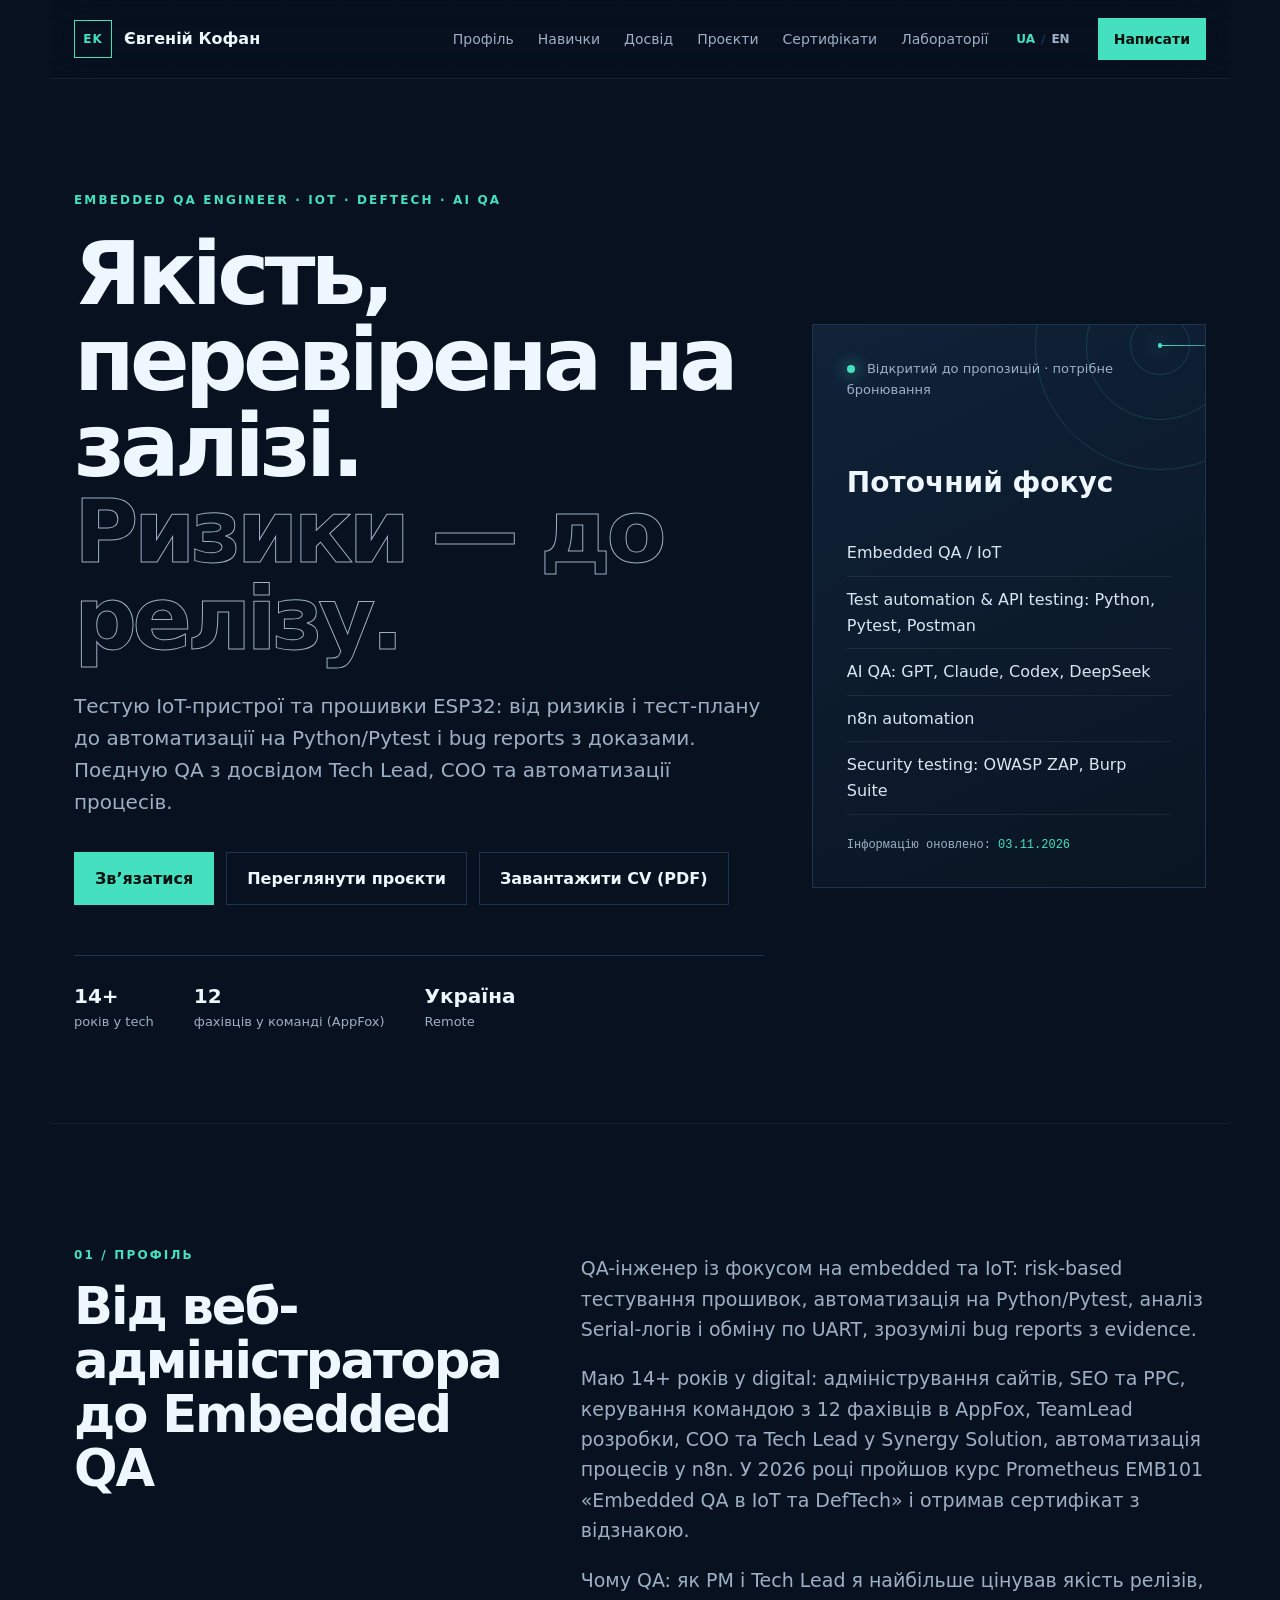
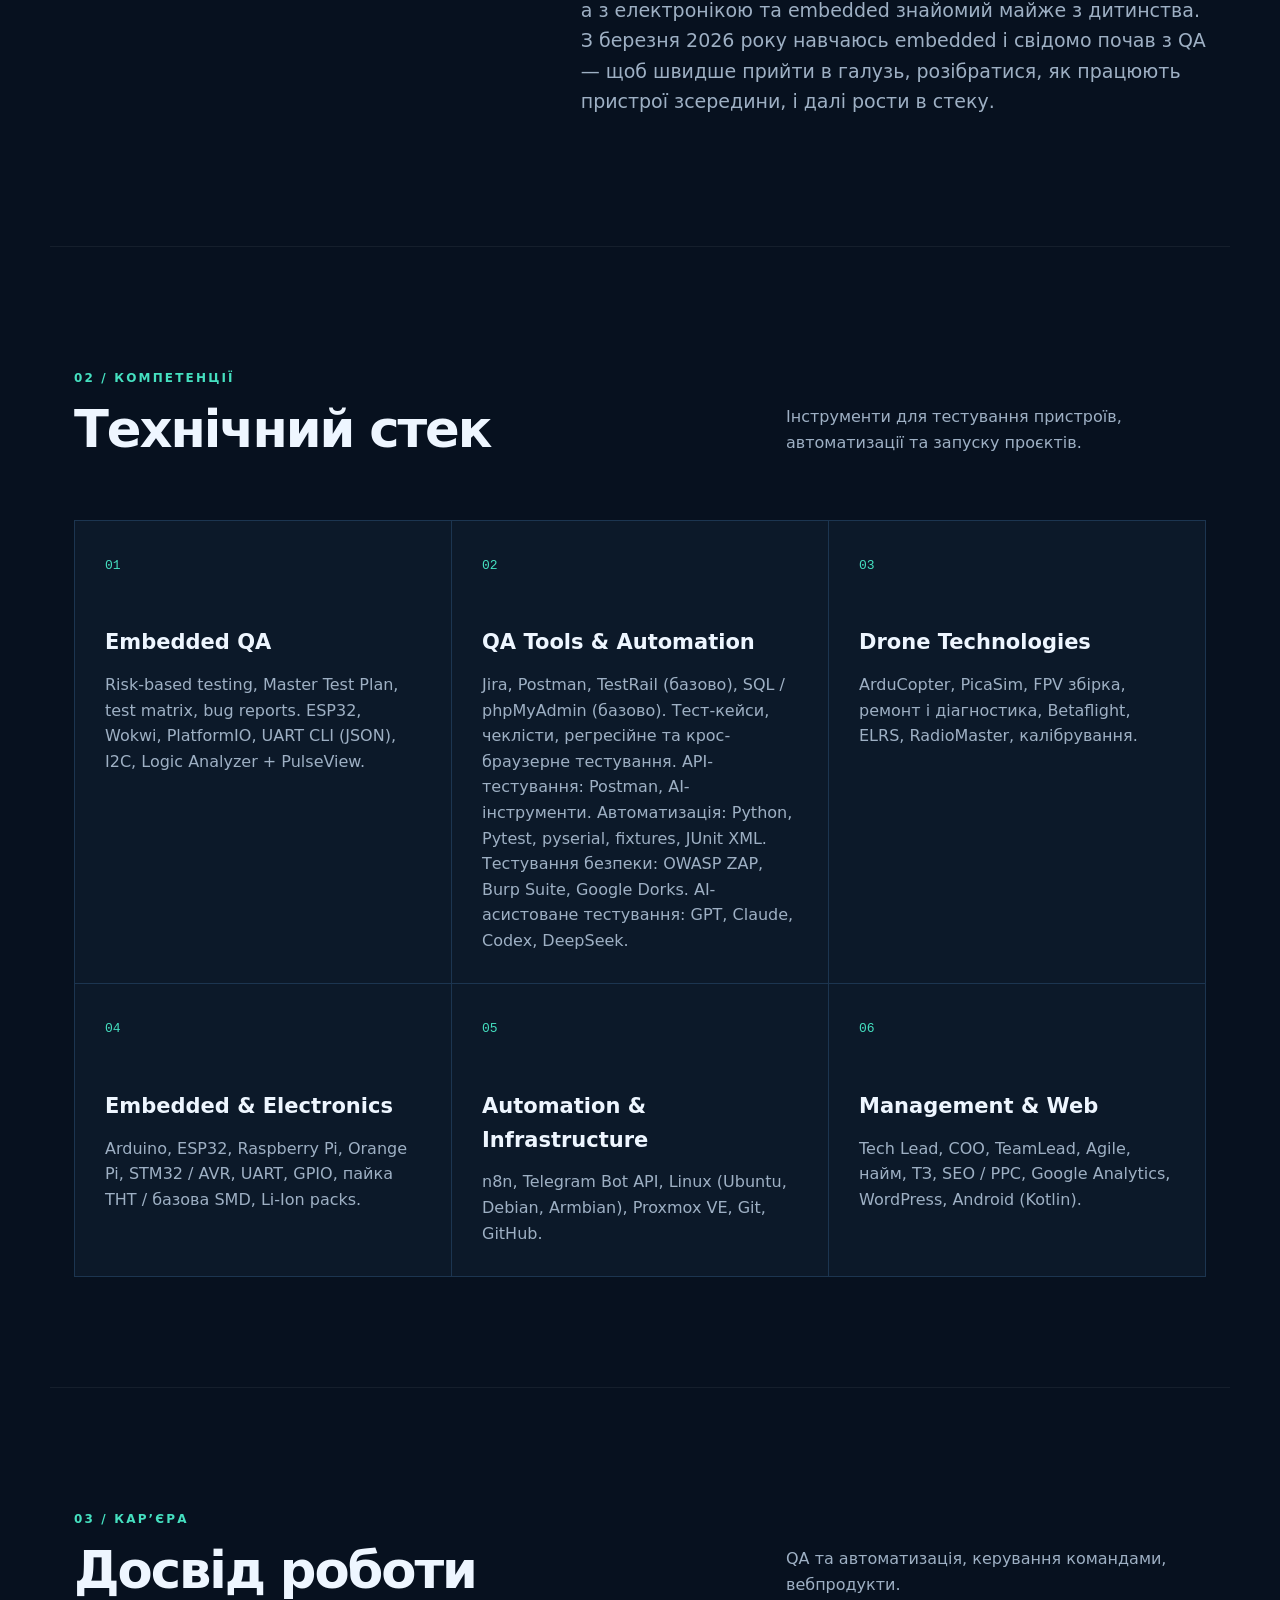
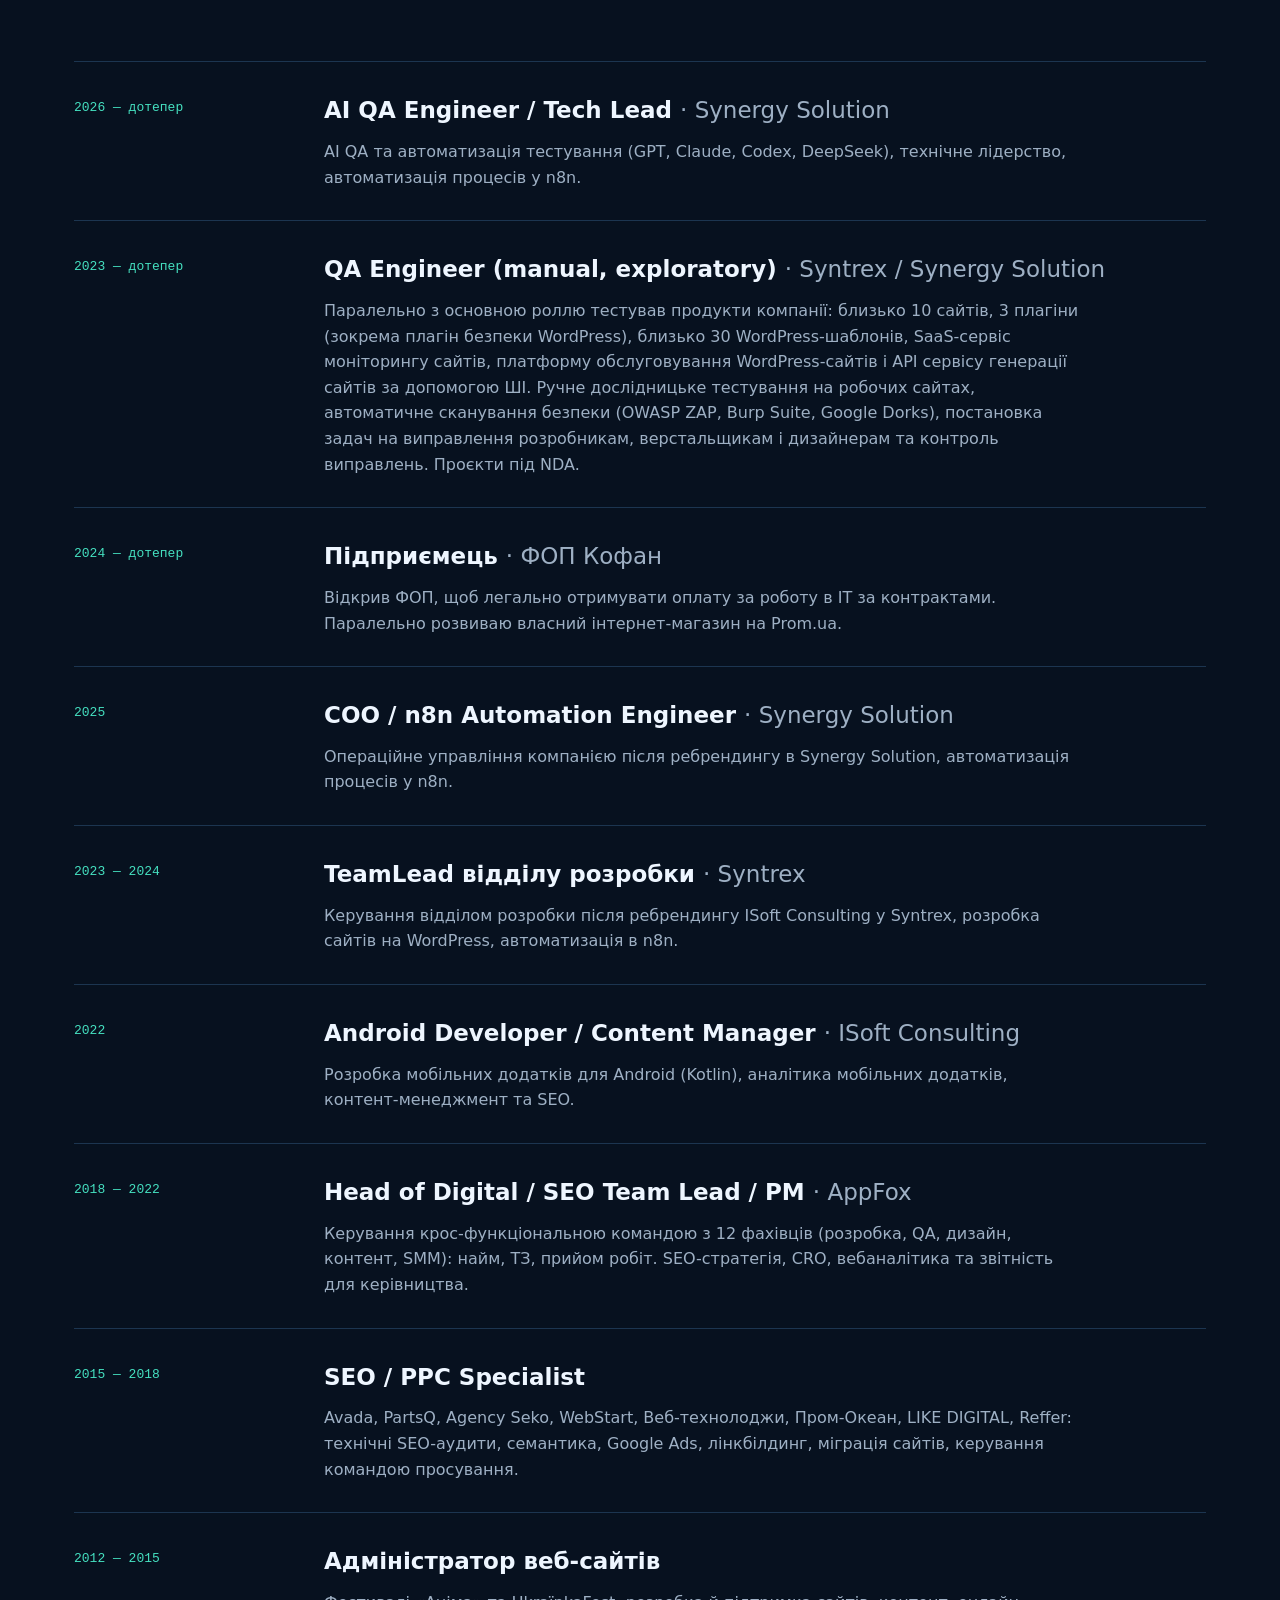
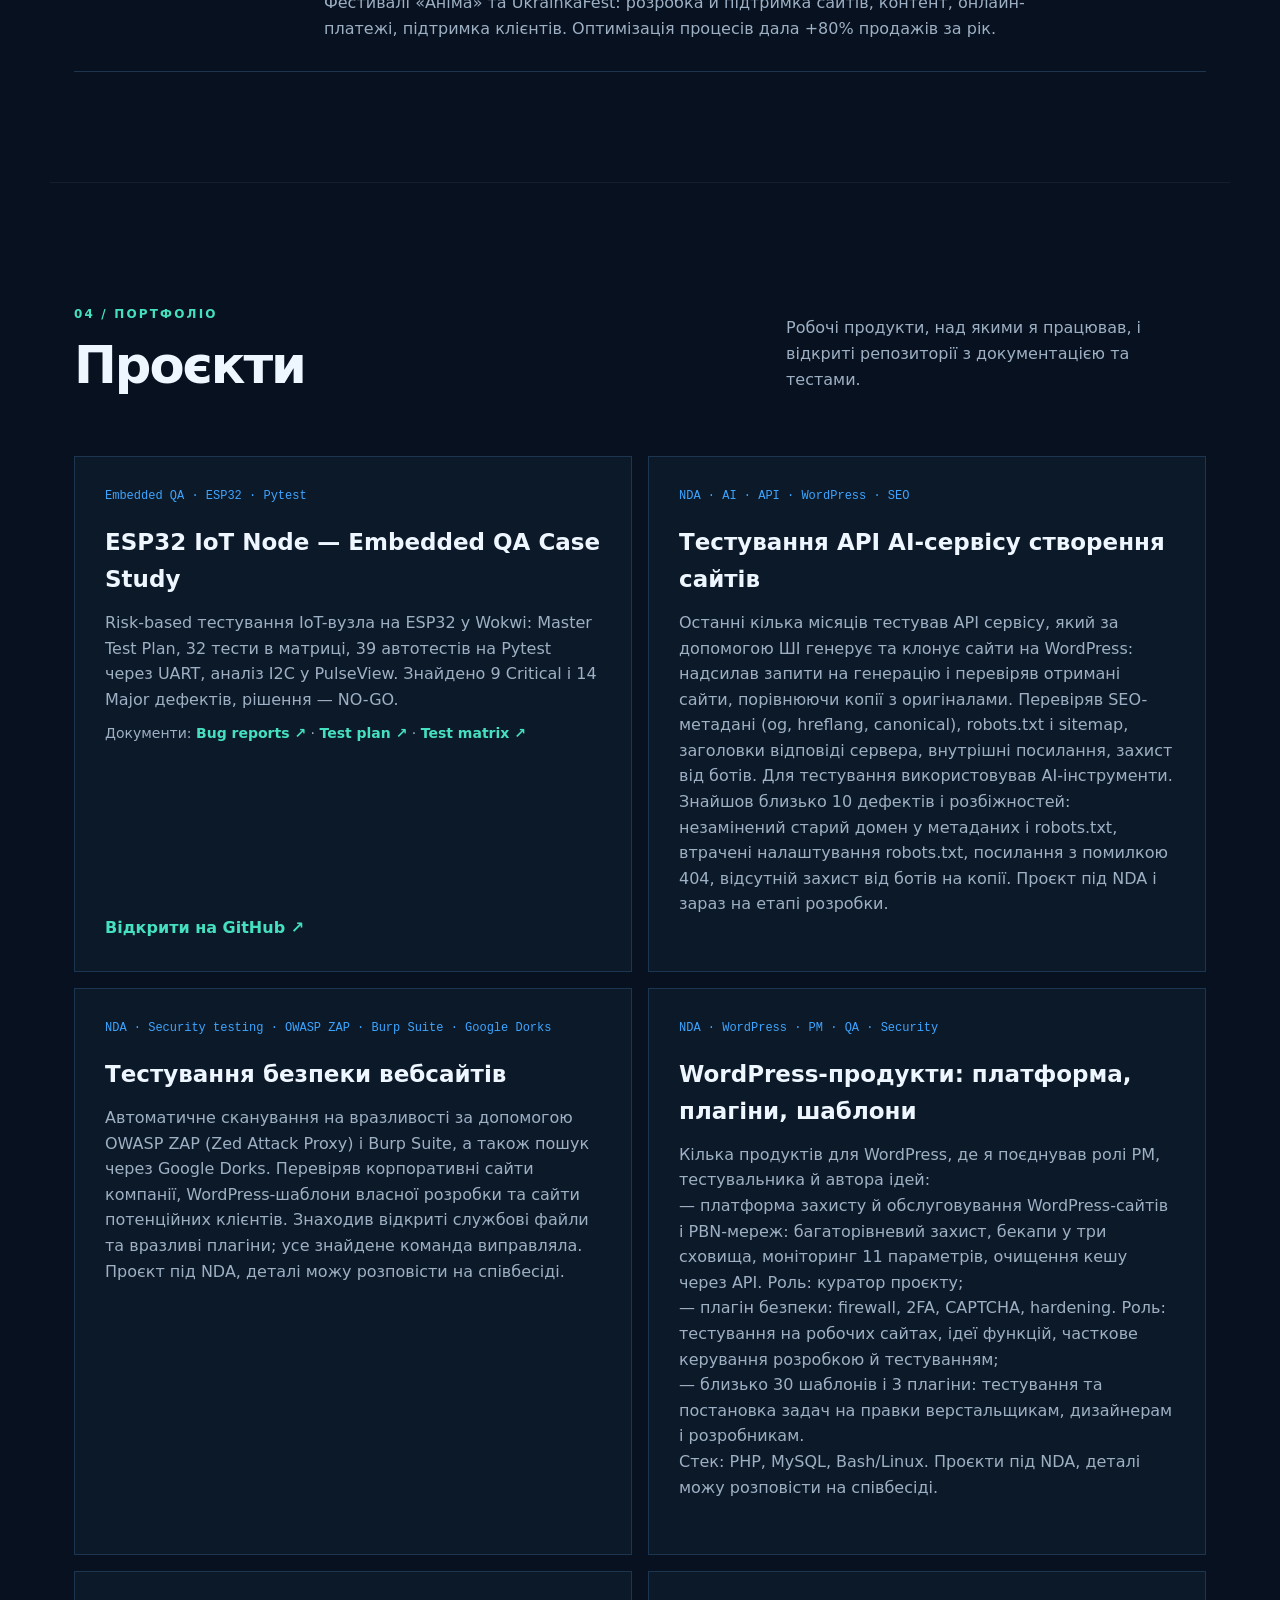
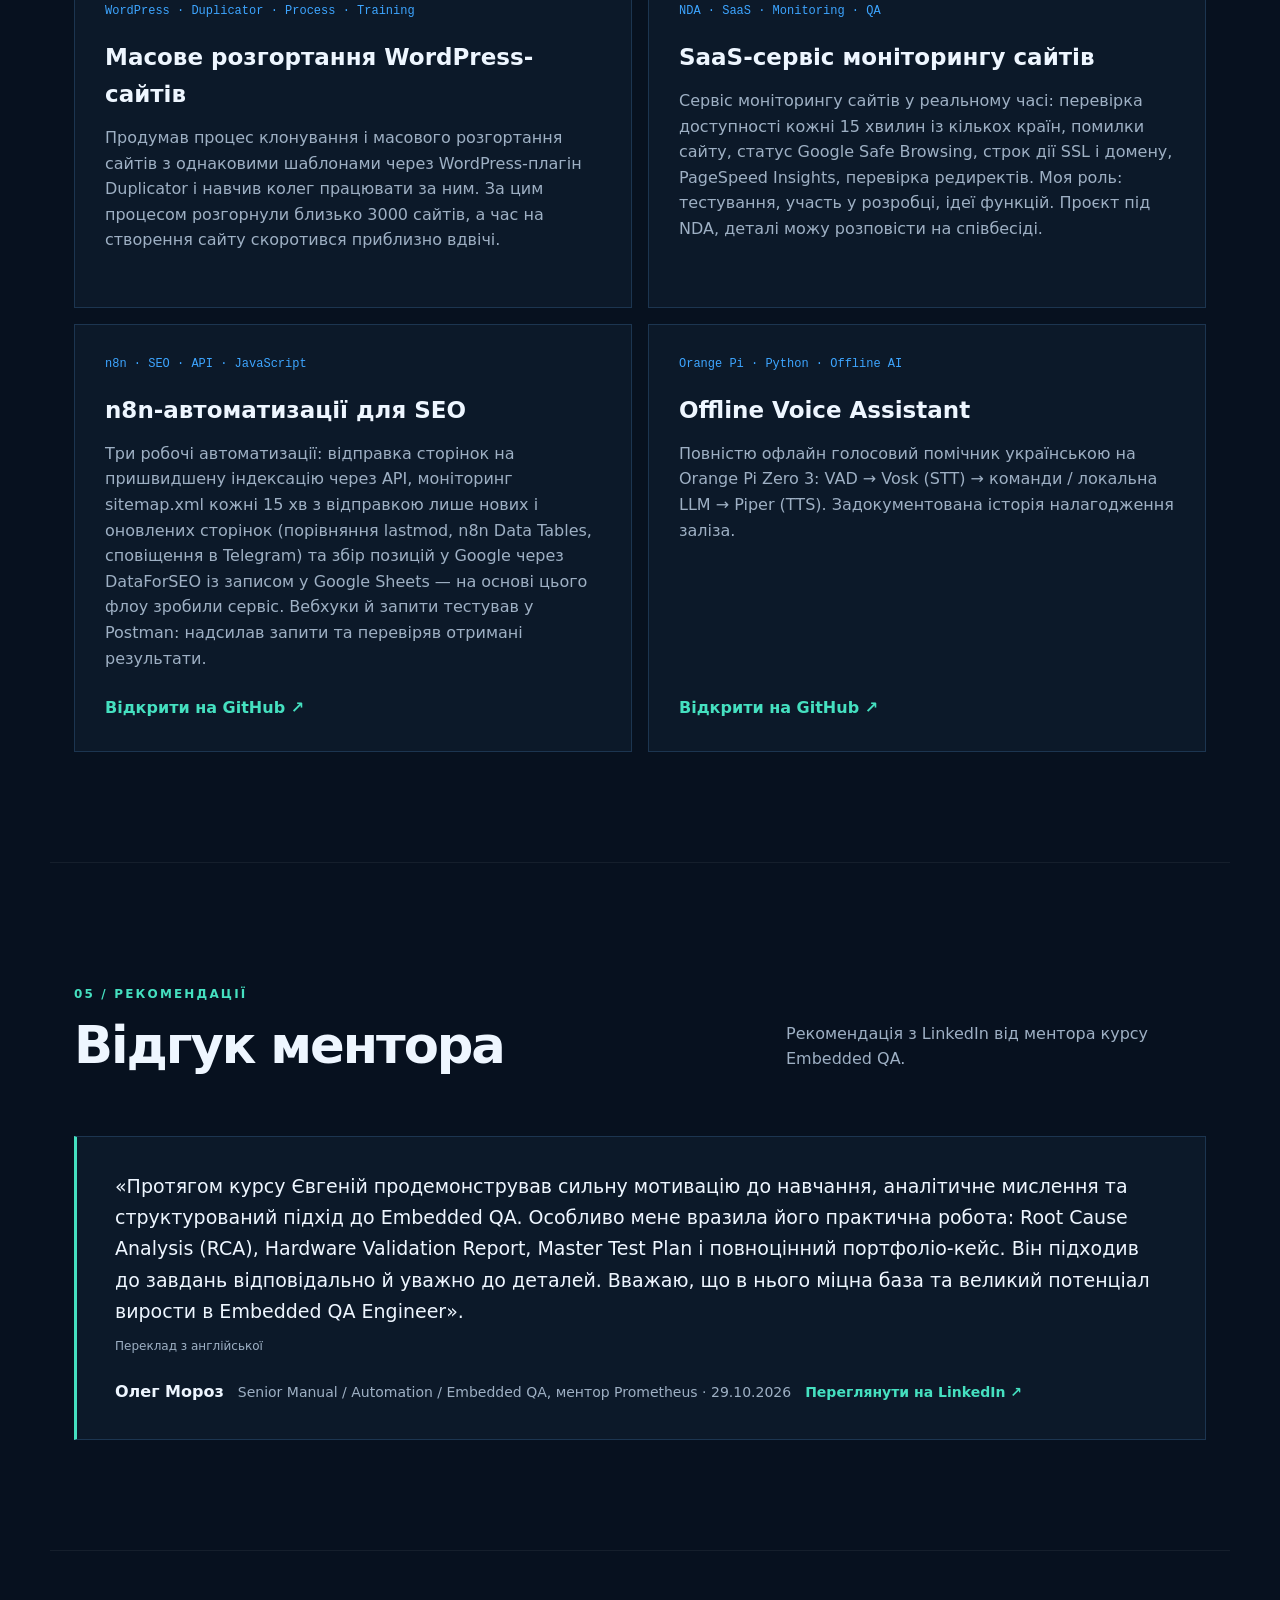
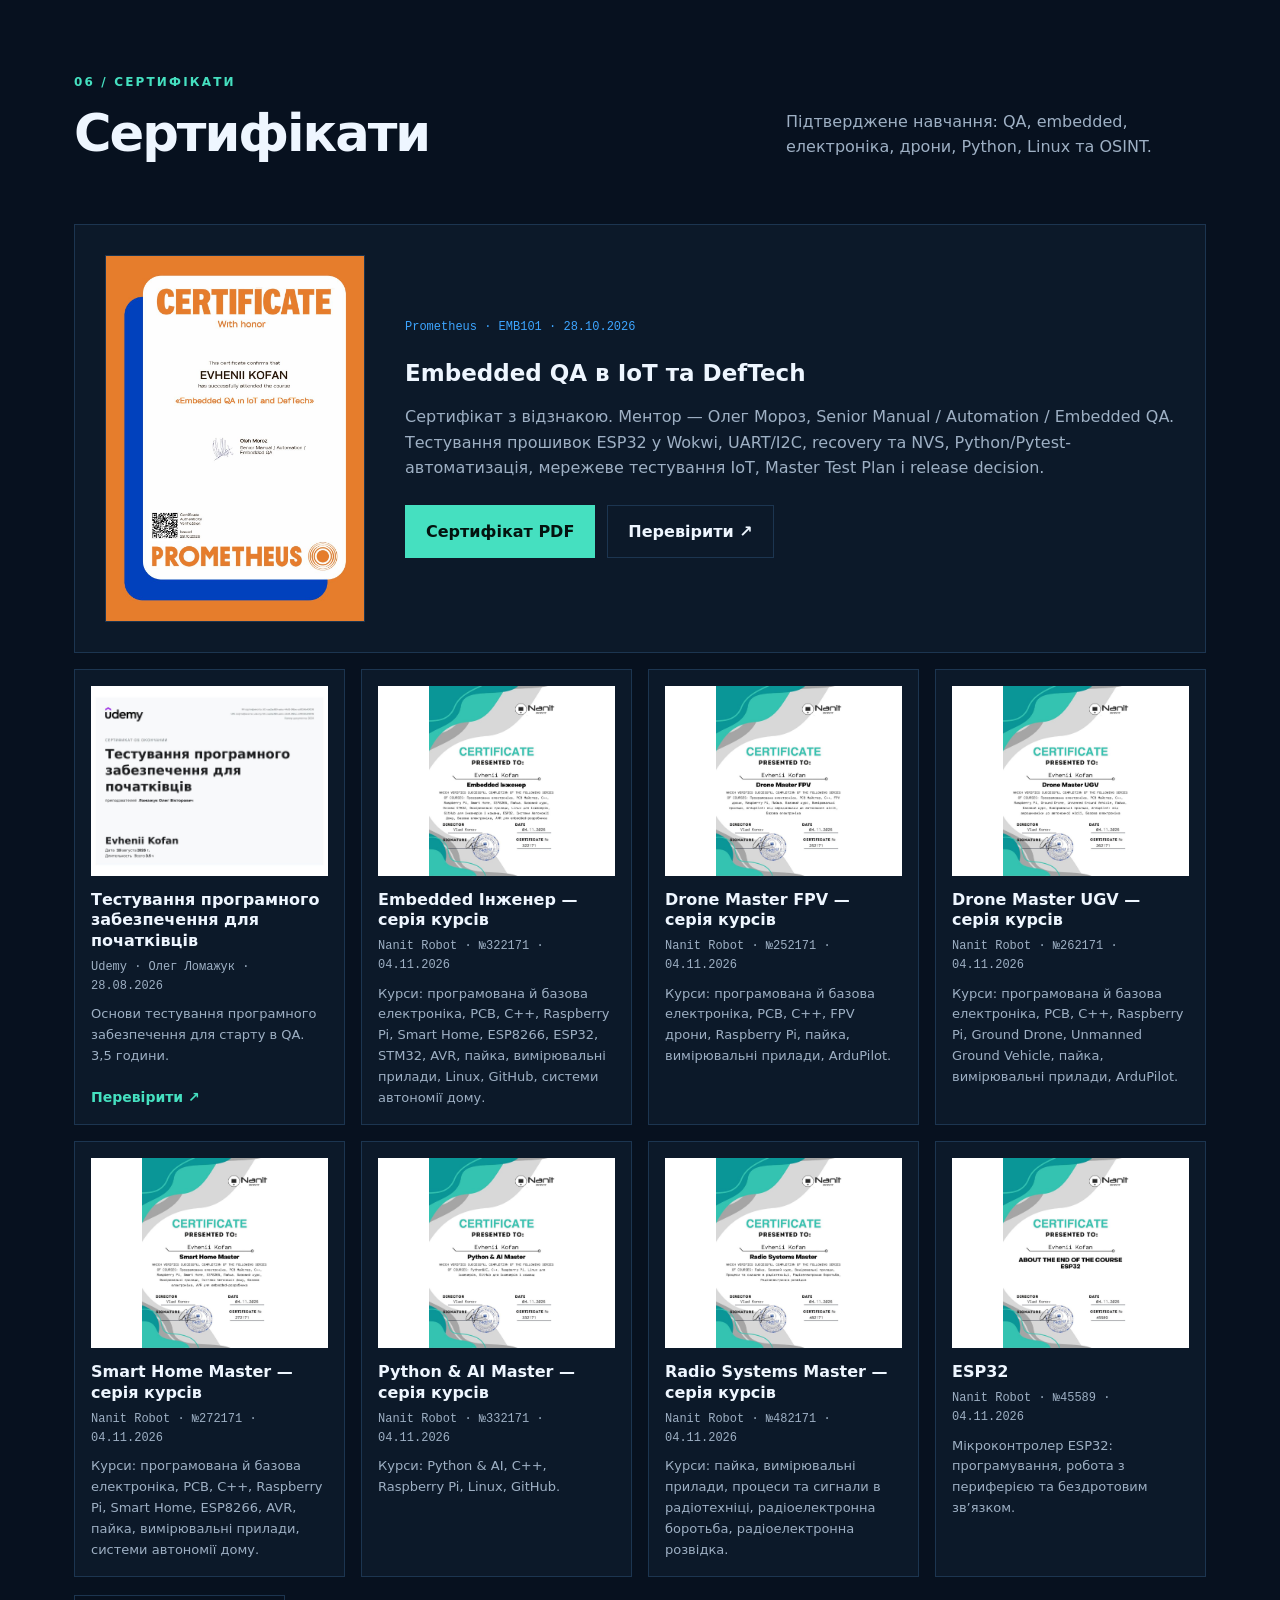
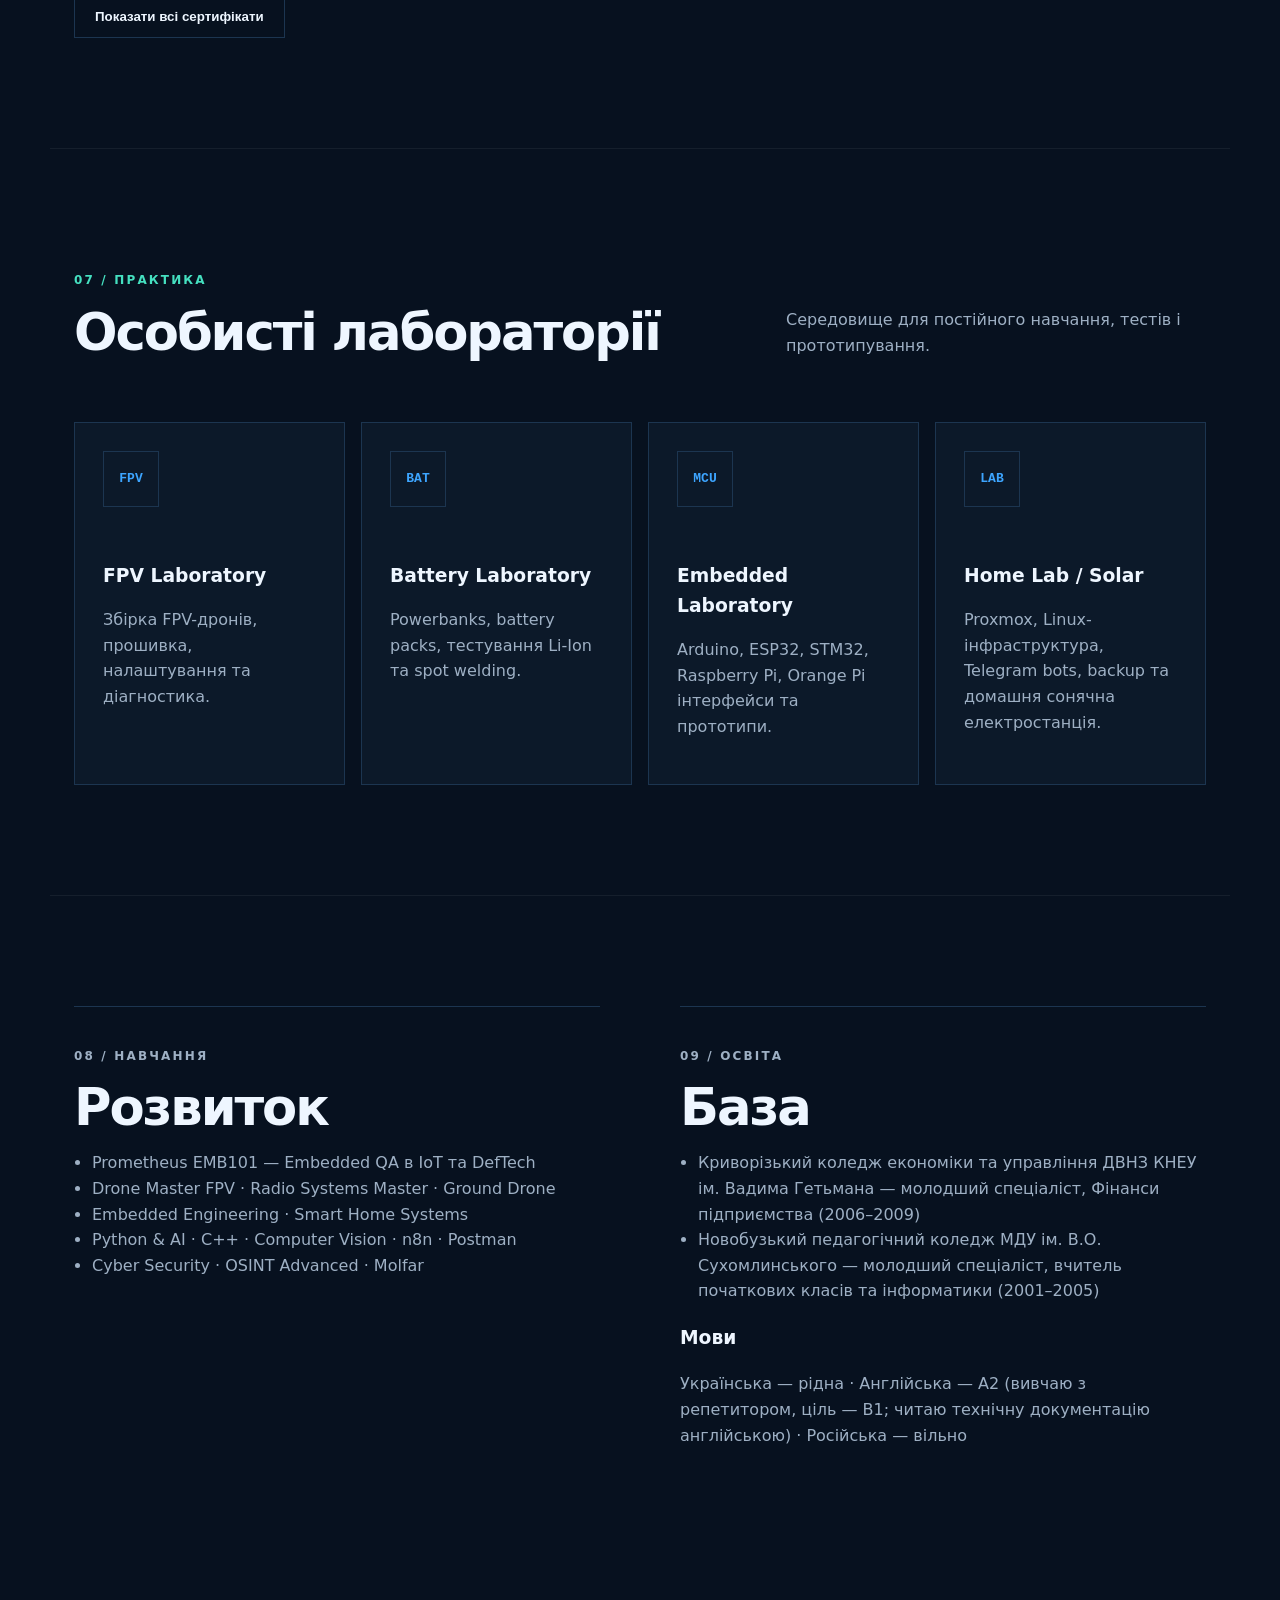
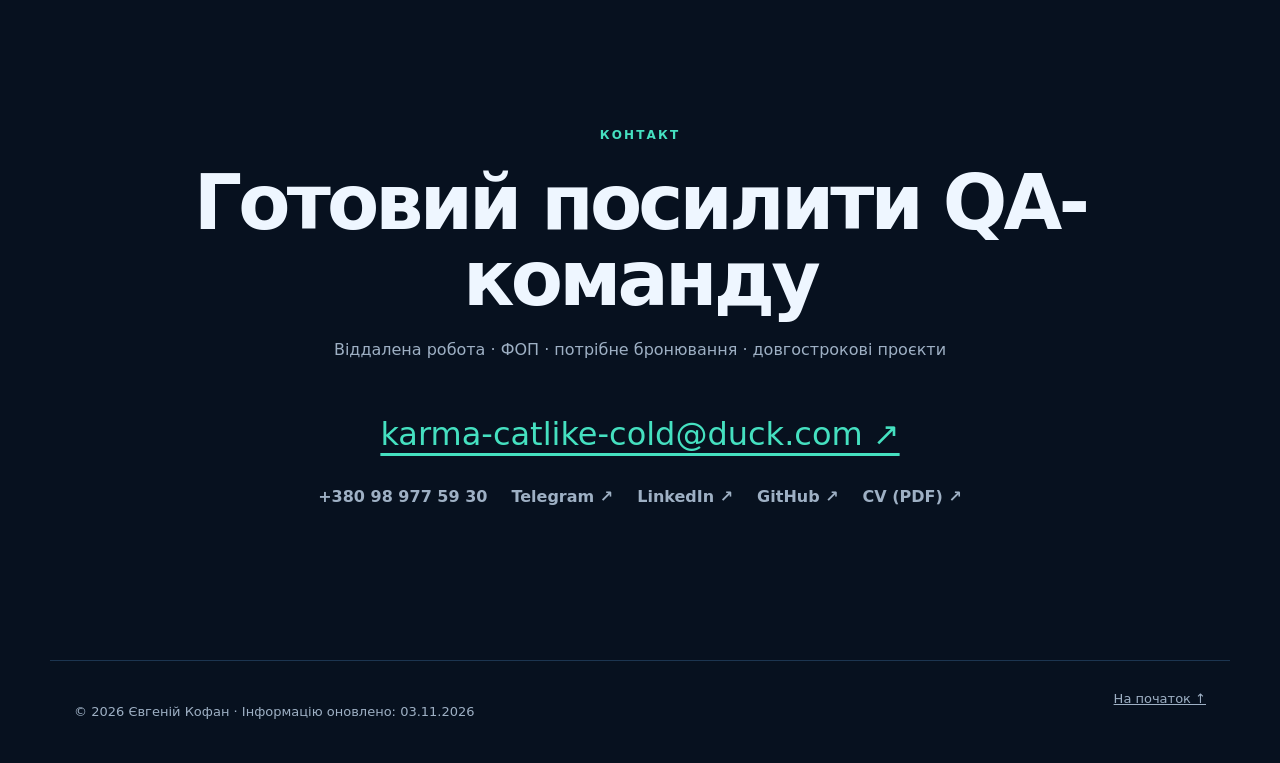
<file: index.html>
<!doctype html>
<html lang="uk"><head>
  <meta charset="utf-8">
  <meta name="robots" content="noindex, nofollow, noarchive, noimageindex, noai, noimageai">
  <meta name="viewport" content="width=device-width, initial-scale=1">
  <meta name="description" content="Євгеній Кофан — Embedded QA Engineer: тестування IoT-пристроїв і прошивок ESP32, автоматизація на Python/Pytest, AI QA.">
  <meta name="theme-color" content="#07111f">
  <title>Євгеній Кофан — Embedded QA Engineer</title>
  <link rel="stylesheet" href="styles.css">
</head>
<body>
  <div class="grid-bg" aria-hidden="true"></div>
  <header class="site-header">
    <a class="brand" href="#top" aria-label="На початок сторінки"><span>EK</span><strong data-i18n="brand.name">Євгеній Кофан</strong></a>
    <nav class="nav" aria-label="Основна навігація">
      <a href="#about" data-i18n="nav.profile">Профіль</a><a href="#skills" data-i18n="nav.skills">Навички</a><a href="#experience" data-i18n="nav.experience">Досвід</a><a href="#projects" data-i18n="nav.projects">Проєкти</a><a href="#certificates" data-i18n="nav.certificates">Сертифікати</a><a href="#labs" data-i18n="nav.labs">Лабораторії</a>
    </nav>
    <div class="language-switch" role="group" aria-label="Перемикач мови">
      <button type="button" data-lang="uk" class="active" aria-pressed="true">UA</button>
      <span aria-hidden="true">/</span>
      <button type="button" data-lang="en" aria-pressed="false">EN</button>
    </div>
    <a class="button button-small" href="#contact" data-contact="email" data-email="bW9jLmtjdWRAZGxvYy1la2lsdGFjLWFtcmFr" data-i18n="header.cta">Написати</a>
  </header>

  <main id="top"><section class="hero section-shell">
      <div class="hero-copy reveal">
        <p class="eyebrow" data-i18n="hero.eyebrow">Embedded QA Engineer · IoT · DefTech · AI QA</p>
        <h1 data-i18n="hero.title">Якість, перевірена на залізі.<br/><span>Ризики — до релізу.</span></h1>
        <p class="lead" data-i18n="hero.lead">Тестую IoT-пристрої та прошивки ESP32: від ризиків і тест-плану до автоматизації на Python/Pytest і bug reports з доказами. Поєдную QA з досвідом Tech Lead, COO та автоматизації процесів.</p>
        <div class="hero-actions">
          <a class="button" href="#contact" data-contact="email" data-email="bW9jLmtjdWRAZGxvYy1la2lsdGFjLWFtcmFr" data-i18n="hero.cta1">Зв’язатися</a>
          <a class="button button-ghost" href="#projects" data-i18n="hero.cta2">Переглянути проєкти</a>
          <a class="button button-ghost" href="cv/Evhenii-Kofan-CV-UA.pdf" target="_blank" rel="noopener" data-i18n="cv.button" data-i18n-href="cv.file">Завантажити CV (PDF)</a>
        </div>
        <div class="quick-facts" aria-label="Короткі відомості">
          <div><strong data-i18n="facts.1.value">14+</strong><span data-i18n="facts.1.label">років у tech</span></div>
          <div><strong data-i18n="facts.2.value">12</strong><span data-i18n="facts.2.label">фахівців у команді (AppFox)</span></div>
          <div><strong data-i18n="facts.3.value">Україна</strong><span data-i18n="facts.3.label">Remote</span></div>
        </div>
      </div>
      <aside class="hero-panel reveal">
        <div class="radar" aria-hidden="true"><span></span><span></span><span></span><i></i></div>
        <p class="status"><span></span> <em class="status-text" data-i18n="hero.status">Відкритий до пропозицій · потрібне бронювання</em></p>
        <h2 data-i18n="hero.focusTitle">Поточний фокус</h2>
        <ul class="focus-list"><li data-item="focus-1" data-i18n="focus-1.text">Embedded QA / IoT</li><li data-item="focus-2" data-i18n="focus-2.text">Test automation & API testing: Python, Pytest, Postman</li><li data-item="focus-3" data-i18n="focus-3.text">AI QA: GPT, Claude, Codex, DeepSeek</li><li data-item="focus-4" data-i18n="focus-4.text">n8n automation</li><li data-item="focus-6" data-i18n="focus-6.text">Security testing: OWASP ZAP, Burp Suite</li></ul>
        <p class="updated"><span data-i18n="updated.label">Інформацію оновлено</span>: <time data-updated datetime="2026-11-03">03.11.2026</time></p>
      </aside>
    </section><section id="about" class="section section-shell split">
      <div>
        <p class="section-kicker" data-i18n="about.kicker">01 / Профіль</p>
        <h2 data-i18n="about.title">Від веб-адміністратора до Embedded QA</h2>
      </div>
      <div class="prose">
        <p data-i18n="about.p1">QA-інженер із фокусом на embedded та IoT: risk-based тестування прошивок, автоматизація на Python/Pytest, аналіз Serial-логів і обміну по UART, зрозумілі bug reports з evidence.</p>
        <p data-i18n="about.p2">Маю 14+ років у digital: адміністрування сайтів, SEO та PPC, керування командою з 12 фахівців в AppFox, TeamLead розробки, COO та Tech Lead у Synergy Solution, автоматизація процесів у n8n. У 2026 році пройшов курс Prometheus EMB101 «Embedded QA в IoT та DefTech» і отримав сертифікат з відзнакою.</p>
        <p data-i18n="about.p3">Чому QA: як PM і Tech Lead я найбільше цінував якість релізів, а з електронікою та embedded знайомий майже з дитинства. З березня 2026 року навчаюсь embedded і свідомо почав з QA — щоб швидше прийти в галузь, розібратися, як працюють пристрої зсередини, і далі рости в стеку.</p>
      </div>
    </section><section id="skills" class="section section-shell">
      <div class="section-heading"><div><p class="section-kicker" data-i18n="skills.kicker">02 / Компетенції</p><h2 data-i18n="skills.title">Технічний стек</h2></div><p data-i18n="skills.intro">Інструменти для тестування пристроїв, автоматизації та запуску проєктів.</p></div>
      <div class="cards"><article class="skill-card" data-item="skill-1"><span>01</span><h3 data-i18n="skill-1.title">Embedded QA</h3><p data-i18n="skill-1.desc">Risk-based testing, Master Test Plan, test matrix, bug reports. ESP32, Wokwi, PlatformIO, UART CLI (JSON), I2C, Logic Analyzer + PulseView.</p></article><article class="skill-card" data-item="skill-2"><span>02</span><h3 data-i18n="skill-2.title">QA Tools &amp; Automation</h3><p data-i18n="skill-2.desc">Jira, Postman, TestRail (базово), SQL / phpMyAdmin (базово). Тест-кейси, чеклісти, регресійне та крос-браузерне тестування. API-тестування: Postman, AI-інструменти. Автоматизація: Python, Pytest, pyserial, fixtures, JUnit XML. Тестування безпеки: OWASP ZAP, Burp Suite, Google Dorks. AI-асистоване тестування: GPT, Claude, Codex, DeepSeek.</p></article><article class="skill-card" data-item="skill-3"><span>03</span><h3 data-i18n="skill-3.title">Drone Technologies</h3><p data-i18n="skill-3.desc">ArduCopter, PicaSim, FPV збірка, ремонт і діагностика, Betaflight, ELRS, RadioMaster, калібрування.</p></article><article class="skill-card" data-item="skill-4"><span>04</span><h3 data-i18n="skill-4.title">Embedded & Electronics</h3><p data-i18n="skill-4.desc">Arduino, ESP32, Raspberry Pi, Orange Pi, STM32 / AVR, UART, GPIO, пайка THT / базова SMD, Li-Ion packs.</p></article><article class="skill-card" data-item="skill-5"><span>05</span><h3 data-i18n="skill-5.title">Automation & Infrastructure</h3><p data-i18n="skill-5.desc">n8n, Telegram Bot API, Linux (Ubuntu, Debian, Armbian), Proxmox VE, Git, GitHub.</p></article><article class="skill-card" data-item="skill-6"><span>06</span><h3 data-i18n="skill-6.title">Management & Web</h3><p data-i18n="skill-6.desc">Tech Lead, COO, TeamLead, Agile, найм, ТЗ, SEO / PPC, Google Analytics, WordPress, Android (Kotlin).</p></article></div>
    </section><section id="experience" class="section section-shell">
      <div class="section-heading"><div><p class="section-kicker" data-i18n="experience.kicker">03 / Кар’єра</p><h2 data-i18n="experience.title">Досвід роботи</h2></div><p data-i18n="experience.intro">QA та автоматизація, керування командами, вебпродукти.</p></div>
      <div class="timeline"><article data-item="exp-1"><div class="time" data-i18n="exp-1.time">2026 — дотепер</div><div><h3><span class="role" data-i18n="exp-1.role">AI QA Engineer / Tech Lead</span> <span class="company">· <span data-i18n="exp-1.company">Synergy Solution</span></span></h3><p data-i18n="exp-1.desc">AI QA та автоматизація тестування (GPT, Claude, Codex, DeepSeek), технічне лідерство, автоматизація процесів у n8n.</p></div></article><article data-item="exp-qa"><div class="time" data-i18n="exp-qa.time">2023 — дотепер</div><div><h3><span class="role" data-i18n="exp-qa.role">QA Engineer (manual, exploratory)</span> <span class="company">· <span data-i18n="exp-qa.company">Syntrex / Synergy Solution</span></span></h3><p data-i18n="exp-qa.desc">Паралельно з основною роллю тестував продукти компанії: близько 10 сайтів, 3 плагіни (зокрема плагін безпеки WordPress), близько 30 WordPress-шаблонів, SaaS-сервіс моніторингу сайтів, платформу обслуговування WordPress-сайтів і API сервісу генерації сайтів за допомогою ШІ. Ручне дослідницьке тестування на робочих сайтах, автоматичне сканування безпеки (OWASP ZAP, Burp Suite, Google Dorks), постановка задач на виправлення розробникам, верстальщикам і дизайнерам та контроль виправлень. Проєкти під NDA.</p></div></article><article data-item="exp-2"><div class="time" data-i18n="exp-2.time">2024 — дотепер</div><div><h3><span class="role" data-i18n="exp-2.role">Підприємець</span> <span class="company">· <span data-i18n="exp-2.company">ФОП Кофан</span></span></h3><p data-i18n="exp-2.desc">Відкрив ФОП, щоб легально отримувати оплату за роботу в IT за контрактами. Паралельно розвиваю власний інтернет-магазин на Prom.ua.</p></div></article><article data-item="exp-3"><div class="time" data-i18n="exp-3.time">2025</div><div><h3><span class="role" data-i18n="exp-3.role">COO / n8n Automation Engineer</span> <span class="company">· <span data-i18n="exp-3.company">Synergy Solution</span></span></h3><p data-i18n="exp-3.desc">Операційне управління компанією після ребрендингу в Synergy Solution, автоматизація процесів у n8n.</p></div></article><article data-item="exp-4"><div class="time" data-i18n="exp-4.time">2023 — 2024</div><div><h3><span class="role" data-i18n="exp-4.role">TeamLead відділу розробки</span> <span class="company">· <span data-i18n="exp-4.company">Syntrex</span></span></h3><p data-i18n="exp-4.desc">Керування відділом розробки після ребрендингу ISoft Consulting у Syntrex, розробка сайтів на WordPress, автоматизація в n8n.</p></div></article><article data-item="exp-5"><div class="time" data-i18n="exp-5.time">2022</div><div><h3><span class="role" data-i18n="exp-5.role">Android Developer / Content Manager</span> <span class="company">· <span data-i18n="exp-5.company">ISoft Consulting</span></span></h3><p data-i18n="exp-5.desc">Розробка мобільних додатків для Android (Kotlin), аналітика мобільних додатків, контент-менеджмент та SEO.</p></div></article><article data-item="exp-6"><div class="time" data-i18n="exp-6.time">2018 — 2022</div><div><h3><span class="role" data-i18n="exp-6.role">Head of Digital / SEO Team Lead / PM</span> <span class="company">· <span data-i18n="exp-6.company">AppFox</span></span></h3><p data-i18n="exp-6.desc">Керування крос-функціональною командою з 12 фахівців (розробка, QA, дизайн, контент, SMM): найм, ТЗ, прийом робіт. SEO-стратегія, CRO, вебаналітика та звітність для керівництва.</p></div></article><article data-item="exp-7"><div class="time" data-i18n="exp-7.time">2015 — 2018</div><div><h3><span class="role" data-i18n="exp-7.role">SEO / PPC Specialist</span></h3><p data-i18n="exp-7.desc">Avada, PartsQ, Agency Seko, WebStart, Веб-технолоджи, Пром-Океан, LIKE DIGITAL, Reffer: технічні SEO-аудити, семантика, Google Ads, лінкбілдинг, міграція сайтів, керування командою просування.</p></div></article><article data-item="exp-8"><div class="time" data-i18n="exp-8.time">2012 — 2015</div><div><h3><span class="role" data-i18n="exp-8.role">Адміністратор веб-сайтів</span></h3><p data-i18n="exp-8.desc">Фестивалі «Аніма» та UkraїnkaFest: розробка й підтримка сайтів, контент, онлайн-платежі, підтримка клієнтів. Оптимізація процесів дала +80% продажів за рік.</p></div></article></div>
    </section><section id="projects" class="section section-shell">
      <div class="section-heading"><div><p class="section-kicker" data-i18n="projects.kicker">04 / Портфоліо</p><h2 data-i18n="projects.title">Проєкти</h2></div><p data-i18n="projects.intro">Робочі продукти, над якими я працював, і відкриті репозиторії з документацією та тестами.</p></div>
      <div class="project-grid"><article class="project-card" data-item="project-1" data-url="https://github.com/jobsearchdev/Embedded-QA"><p class="project-tag" data-i18n="project-1.tag">Embedded QA · ESP32 · Pytest</p><h3 data-i18n="project-1.title">ESP32 IoT Node — Embedded QA Case Study</h3><p class="project-desc" data-i18n="project-1.desc">Risk-based тестування IoT-вузла на ESP32 у Wokwi: Master Test Plan, 32 тести в матриці, 39 автотестів на Pytest через UART, аналіз I2C у PulseView. Знайдено 9 Critical і 14 Major дефектів, рішення — NO-GO. <span class="doc-links">Документи: <a href="https://github.com/jobsearchdev/Embedded-QA/blob/main/portfolio/BUG_REPORTS.md" target="_blank" rel="noopener">Bug reports ↗</a> · <a href="https://github.com/jobsearchdev/Embedded-QA/blob/main/master_test_plan/MASTER_TEST_PLAN.md" target="_blank" rel="noopener">Test plan ↗</a> · <a href="https://github.com/jobsearchdev/Embedded-QA/blob/main/test_matrix/FINAL_TEST_MATRIX.md" target="_blank" rel="noopener">Test matrix ↗</a></span></p><a class="project-link" href="https://github.com/jobsearchdev/Embedded-QA" target="_blank" rel="noopener" data-i18n="projects.link">Відкрити на GitHub ↗</a></article><article class="project-card" data-item="project-ai-api" data-url=""><p class="project-tag" data-i18n="project-ai-api.tag">NDA · AI · API · WordPress · SEO</p><h3 data-i18n="project-ai-api.title">Тестування API AI-сервісу створення сайтів</h3><p class="project-desc" data-i18n="project-ai-api.desc">Останні кілька місяців тестував API сервісу, який за допомогою ШІ генерує та клонує сайти на WordPress: надсилав запити на генерацію і перевіряв отримані сайти, порівнюючи копії з оригіналами. Перевіряв SEO-метадані (og, hreflang, canonical), robots.txt і sitemap, заголовки відповіді сервера, внутрішні посилання, захист від ботів. Для тестування використовував AI-інструменти. Знайшов близько 10 дефектів і розбіжностей: незамінений старий домен у метаданих і robots.txt, втрачені налаштування robots.txt, посилання з помилкою 404, відсутній захист від ботів на копії. Проєкт під NDA і зараз на етапі розробки.</p></article><article class="project-card" data-item="project-security" data-url=""><p class="project-tag" data-i18n="project-security.tag">NDA · Security testing · OWASP ZAP · Burp Suite · Google Dorks</p><h3 data-i18n="project-security.title">Тестування безпеки вебсайтів</h3><p class="project-desc" data-i18n="project-security.desc">Автоматичне сканування на вразливості за допомогою OWASP ZAP (Zed Attack Proxy) і Burp Suite, а також пошук через Google Dorks. Перевіряв корпоративні сайти компанії, WordPress-шаблони власної розробки та сайти потенційних клієнтів. Знаходив відкриті службові файли та вразливі плагіни; усе знайдене команда виправляла. Проєкт під NDA, деталі можу розповісти на співбесіді.</p></article><article class="project-card" data-item="project-wp-themes" data-url=""><p class="project-tag" data-i18n="project-wp-themes.tag">NDA · WordPress · PM · QA · Security</p><h3 data-i18n="project-wp-themes.title">WordPress-продукти: платформа, плагіни, шаблони</h3><p class="project-desc" data-i18n="project-wp-themes.desc">Кілька продуктів для WordPress, де я поєднував ролі PM, тестувальника й автора ідей:<br>— платформа захисту й обслуговування WordPress-сайтів і PBN-мереж: багаторівневий захист, бекапи у три сховища, моніторинг 11 параметрів, очищення кешу через API. Роль: куратор проєкту;<br>— плагін безпеки: firewall, 2FA, CAPTCHA, hardening. Роль: тестування на робочих сайтах, ідеї функцій, часткове керування розробкою й тестуванням;<br>— близько 30 шаблонів і 3 плагіни: тестування та постановка задач на правки верстальщикам, дизайнерам і розробникам.<br>Стек: PHP, MySQL, Bash/Linux. Проєкти під NDA, деталі можу розповісти на співбесіді.</p></article><article class="project-card" data-item="project-wp-cloning" data-url=""><p class="project-tag" data-i18n="project-wp-cloning.tag">WordPress · Duplicator · Process · Training</p><h3 data-i18n="project-wp-cloning.title">Масове розгортання WordPress-сайтів</h3><p class="project-desc" data-i18n="project-wp-cloning.desc">Продумав процес клонування і масового розгортання сайтів з однаковими шаблонами через WordPress-плагін Duplicator і навчив колег працювати за ним. За цим процесом розгорнули близько 3000 сайтів, а час на створення сайту скоротився приблизно вдвічі.</p></article><article class="project-card" data-item="project-monitoring" data-url=""><p class="project-tag" data-i18n="project-monitoring.tag">NDA · SaaS · Monitoring · QA</p><h3 data-i18n="project-monitoring.title">SaaS-сервіс моніторингу сайтів</h3><p class="project-desc" data-i18n="project-monitoring.desc">Сервіс моніторингу сайтів у реальному часі: перевірка доступності кожні 15 хвилин із кількох країн, помилки сайту, статус Google Safe Browsing, строк дії SSL і домену, PageSpeed Insights, перевірка редиректів. Моя роль: тестування, участь у розробці, ідеї функцій. Проєкт під NDA, деталі можу розповісти на співбесіді.</p></article><article class="project-card" data-item="project-3" data-url="https://github.com/jobsearchdev/n8n-automations"><p class="project-tag" data-i18n="project-3.tag">n8n · SEO · API · JavaScript</p><h3 data-i18n="project-3.title">n8n-автоматизації для SEO</h3><p class="project-desc" data-i18n="project-3.desc">Три робочі автоматизації: відправка сторінок на пришвидшену індексацію через API, моніторинг sitemap.xml кожні 15 хв з відправкою лише нових і оновлених сторінок (порівняння lastmod, n8n Data Tables, сповіщення в Telegram) та збір позицій у Google через DataForSEO із записом у Google Sheets — на основі цього флоу зробили сервіс. Вебхуки й запити тестував у Postman: надсилав запити та перевіряв отримані результати.</p><a class="project-link" href="https://github.com/jobsearchdev/n8n-automations" target="_blank" rel="noopener" data-i18n="projects.link">Відкрити на GitHub ↗</a></article><article class="project-card" data-item="project-2" data-url="https://github.com/jobsearchdev/offline-voice-assistant"><p class="project-tag" data-i18n="project-2.tag">Orange Pi · Python · Offline AI</p><h3 data-i18n="project-2.title">Offline Voice Assistant</h3><p class="project-desc" data-i18n="project-2.desc">Повністю офлайн голосовий помічник українською на Orange Pi Zero 3: VAD → Vosk (STT) → команди / локальна LLM → Piper (TTS). Задокументована історія налагодження заліза.</p><a class="project-link" href="https://github.com/jobsearchdev/offline-voice-assistant" target="_blank" rel="noopener" data-i18n="projects.link">Відкрити на GitHub ↗</a></article></div>
    </section><section id="recommendations" class="section section-shell">
      <div class="section-heading"><div><p class="section-kicker" data-i18n="reco.kicker">05 / Рекомендації</p><h2 data-i18n="reco.title">Відгук ментора</h2></div><p data-i18n="reco.intro">Рекомендація з LinkedIn від ментора курсу Embedded QA.</p></div>
      <figure class="reco-card"><blockquote data-i18n="reco.quote">«Протягом курсу Євгеній продемонстрував сильну мотивацію до навчання, аналітичне мислення та структурований підхід до Embedded QA. Особливо мене вразила його практична робота: Root Cause Analysis (RCA), Hardware Validation Report, Master Test Plan і повноцінний портфоліо-кейс. Він підходив до завдань відповідально й уважно до деталей. Вважаю, що в нього міцна база та великий потенціал вирости в Embedded QA Engineer».<br><small>Переклад з англійської</small></blockquote><figcaption><strong data-i18n="reco.author">Олег Мороз</strong><span data-i18n="reco.role">Senior Manual / Automation / Embedded QA, ментор Prometheus · 29.10.2026</span><a href="https://www.linkedin.com/in/evheniiprofile/details/recommendations/" target="_blank" rel="noopener" data-i18n="reco.link">Переглянути на LinkedIn ↗</a></figcaption></figure>
    </section><section id="certificates" class="section section-shell">
      <div class="section-heading"><div><p class="section-kicker" data-i18n="certs.kicker">06 / Сертифікати</p><h2 data-i18n="certs.title">Сертифікати</h2></div><p data-i18n="certs.intro">Підтверджене навчання: QA, embedded, електроніка, дрони, Python, Linux та OSINT.</p></div>
      <div class="cert-feature">
        <a class="cert-image" href="certificates/prometheus-emb101-embedded-qa.pdf" target="_blank" rel="noopener"><img src="certificates/prometheus-emb101-embedded-qa.jpg" alt="Сертифікат Prometheus Embedded QA in IoT and DefTech" width="642" height="909"></a>
        <div class="cert-body">
          <p class="project-tag" data-i18n="certs.featured.tag">Prometheus · EMB101 · 28.10.2026</p>
          <h3 data-i18n="certs.featured.title">Embedded QA в IoT та DefTech</h3>
          <p class="cert-desc" data-i18n="certs.featured.desc">Сертифікат з відзнакою. Ментор — Олег Мороз, Senior Manual / Automation / Embedded QA. Тестування прошивок ESP32 у Wokwi, UART/I2C, recovery та NVS, Python/Pytest-автоматизація, мережеве тестування IoT, Master Test Plan і release decision.</p>
          <div class="cert-links">
            <a class="button" href="certificates/prometheus-emb101-embedded-qa.pdf" target="_blank" rel="noopener" data-i18n="certs.featured.pdf">Сертифікат PDF</a>
            <a class="button button-ghost" href="https://certs.prometheus.org.ua/cert/b700f942b9d84accb94e2738fe48c93d" target="_blank" rel="noopener" data-i18n="certs.featured.verify">Перевірити ↗</a>
          </div>
        </div>
      </div>
      <div class="cert-grid is-collapsed"><article class="cert-card" data-item="cert-1" data-image="certificates/udemy-software-testing-basics.jpg" data-thumb="" data-verify="https://ude.my/UC-caa2ed99-aebc-44d3-99be-cdf034b43039"><a class="cert-thumb" href="certificates/udemy-software-testing-basics.jpg" target="_blank" rel="noopener"><img src="certificates/udemy-software-testing-basics.jpg" alt="Сертифікат: Тестування програмного забезпечення для початківців" loading="lazy"></a><h4 data-i18n="cert-1.title">Тестування програмного забезпечення для початківців</h4><p class="cert-meta" data-i18n="cert-1.meta">Udemy · Олег Ломажук · 28.08.2026</p><p class="cert-note" data-i18n="cert-1.note">Основи тестування програмного забезпечення для старту в QA. 3,5 години.</p><a class="cert-verify" href="https://ude.my/UC-caa2ed99-aebc-44d3-99be-cdf034b43039" target="_blank" rel="noopener" data-i18n="certs.verify">Перевірити ↗</a></article><article class="cert-card" data-item="cert-embedded-engineer" data-image="certificates/nanit-embedded-engineer.jpg" data-thumb="" data-verify=""><a class="cert-thumb" href="certificates/nanit-embedded-engineer.jpg" target="_blank" rel="noopener"><img src="certificates/nanit-embedded-engineer.jpg" alt="Сертифікат: Embedded Інженер — серія курсів" loading="lazy"></a><h4 data-i18n="cert-embedded-engineer.title">Embedded Інженер — серія курсів</h4><p class="cert-meta" data-i18n="cert-embedded-engineer.meta">Nanit Robot · №322171 · 04.11.2026</p><p class="cert-note" data-i18n="cert-embedded-engineer.note">Курси: програмована й базова електроніка, PCB, C++, Raspberry Pi, Smart Home, ESP8266, ESP32, STM32, AVR, пайка, вимірювальні прилади, Linux, GitHub, системи автономії дому.</p></article><article class="cert-card" data-item="cert-7" data-image="certificates/nanit-drone-master-fpv.jpg" data-thumb="" data-verify=""><a class="cert-thumb" href="certificates/nanit-drone-master-fpv.jpg" target="_blank" rel="noopener"><img src="certificates/nanit-drone-master-fpv.jpg" alt="Сертифікат: Drone Master FPV — серія курсів" loading="lazy"></a><h4 data-i18n="cert-7.title">Drone Master FPV — серія курсів</h4><p class="cert-meta" data-i18n="cert-7.meta">Nanit Robot · №252171 · 04.11.2026</p><p class="cert-note" data-i18n="cert-7.note">Курси: програмована й базова електроніка, PCB, C++, FPV дрони, Raspberry Pi, пайка, вимірювальні прилади, ArduPilot.</p></article><article class="cert-card" data-item="cert-drone-master-ugv" data-image="certificates/nanit-drone-master-ugv.jpg" data-thumb="" data-verify=""><a class="cert-thumb" href="certificates/nanit-drone-master-ugv.jpg" target="_blank" rel="noopener"><img src="certificates/nanit-drone-master-ugv.jpg" alt="Сертифікат: Drone Master UGV — серія курсів" loading="lazy"></a><h4 data-i18n="cert-drone-master-ugv.title">Drone Master UGV — серія курсів</h4><p class="cert-meta" data-i18n="cert-drone-master-ugv.meta">Nanit Robot · №262171 · 04.11.2026</p><p class="cert-note" data-i18n="cert-drone-master-ugv.note">Курси: програмована й базова електроніка, PCB, C++, Raspberry Pi, Ground Drone, Unmanned Ground Vehicle, пайка, вимірювальні прилади, ArduPilot.</p></article><article class="cert-card" data-item="cert-smart-home-master" data-image="certificates/nanit-smart-home-master.jpg" data-thumb="" data-verify=""><a class="cert-thumb" href="certificates/nanit-smart-home-master.jpg" target="_blank" rel="noopener"><img src="certificates/nanit-smart-home-master.jpg" alt="Сертифікат: Smart Home Master — серія курсів" loading="lazy"></a><h4 data-i18n="cert-smart-home-master.title">Smart Home Master — серія курсів</h4><p class="cert-meta" data-i18n="cert-smart-home-master.meta">Nanit Robot · №272171 · 04.11.2026</p><p class="cert-note" data-i18n="cert-smart-home-master.note">Курси: програмована й базова електроніка, PCB, C++, Raspberry Pi, Smart Home, ESP8266, AVR, пайка, вимірювальні прилади, системи автономії дому.</p></article><article class="cert-card" data-item="cert-python-ai-master" data-image="certificates/nanit-python-ai-master.jpg" data-thumb="" data-verify=""><a class="cert-thumb" href="certificates/nanit-python-ai-master.jpg" target="_blank" rel="noopener"><img src="certificates/nanit-python-ai-master.jpg" alt="Сертифікат: Python &amp; AI Master — серія курсів" loading="lazy"></a><h4 data-i18n="cert-python-ai-master.title">Python & AI Master — серія курсів</h4><p class="cert-meta" data-i18n="cert-python-ai-master.meta">Nanit Robot · №332171 · 04.11.2026</p><p class="cert-note" data-i18n="cert-python-ai-master.note">Курси: Python & AI, C++, Raspberry Pi, Linux, GitHub.</p></article><article class="cert-card" data-item="cert-radio-systems-master" data-image="certificates/nanit-radio-systems-master.jpg" data-thumb="" data-verify=""><a class="cert-thumb" href="certificates/nanit-radio-systems-master.jpg" target="_blank" rel="noopener"><img src="certificates/nanit-radio-systems-master.jpg" alt="Сертифікат: Radio Systems Master — серія курсів" loading="lazy"></a><h4 data-i18n="cert-radio-systems-master.title">Radio Systems Master — серія курсів</h4><p class="cert-meta" data-i18n="cert-radio-systems-master.meta">Nanit Robot · №482171 · 04.11.2026</p><p class="cert-note" data-i18n="cert-radio-systems-master.note">Курси: пайка, вимірювальні прилади, процеси та сигнали в радіотехніці, радіоелектронна боротьба, радіоелектронна розвідка.</p></article><article class="cert-card" data-item="cert-esp32" data-image="certificates/nanit-esp32.jpg" data-thumb="" data-verify=""><a class="cert-thumb" href="certificates/nanit-esp32.jpg" target="_blank" rel="noopener"><img src="certificates/nanit-esp32.jpg" alt="Сертифікат: ESP32" loading="lazy"></a><h4 data-i18n="cert-esp32.title">ESP32</h4><p class="cert-meta" data-i18n="cert-esp32.meta">Nanit Robot · №45589 · 04.11.2026</p><p class="cert-note" data-i18n="cert-esp32.note">Мікроконтролер ESP32: програмування, робота з периферією та бездротовим зв’язком.</p></article><article class="cert-card" data-item="cert-stm32" data-image="certificates/nanit-stm32.jpg" data-thumb="" data-verify=""><a class="cert-thumb" href="certificates/nanit-stm32.jpg" target="_blank" rel="noopener"><img src="certificates/nanit-stm32.jpg" alt="Сертифікат: Основи STM32" loading="lazy"></a><h4 data-i18n="cert-stm32.title">Основи STM32</h4><p class="cert-meta" data-i18n="cert-stm32.meta">Nanit Robot · №45533 · 04.11.2026</p><p class="cert-note" data-i18n="cert-stm32.note">Основи мікроконтролерів STM32: архітектура, програмування та периферія.</p></article><article class="cert-card" data-item="cert-avr" data-image="certificates/nanit-avr.jpg" data-thumb="" data-verify=""><a class="cert-thumb" href="certificates/nanit-avr.jpg" target="_blank" rel="noopener"><img src="certificates/nanit-avr.jpg" alt="Сертифікат: AVR для embedded-розробника" loading="lazy"></a><h4 data-i18n="cert-avr.title">AVR для embedded-розробника</h4><p class="cert-meta" data-i18n="cert-avr.meta">Nanit Robot · №52483 · 04.11.2026</p><p class="cert-note" data-i18n="cert-avr.note">Мікроконтролери AVR для embedded-розробки: програмування та робота з периферією.</p></article><article class="cert-card" data-item="cert-esp8266" data-image="certificates/nanit-esp8266.jpg" data-thumb="" data-verify=""><a class="cert-thumb" href="certificates/nanit-esp8266.jpg" target="_blank" rel="noopener"><img src="certificates/nanit-esp8266.jpg" alt="Сертифікат: ESP8266" loading="lazy"></a><h4 data-i18n="cert-esp8266.title">ESP8266</h4><p class="cert-meta" data-i18n="cert-esp8266.meta">Nanit Robot · №45488 · 04.11.2026</p><p class="cert-note" data-i18n="cert-esp8266.note">Мікроконтролер ESP8266 і Wi-Fi-пристрої на його основі.</p></article><article class="cert-card" data-item="cert-14" data-image="certificates/nanit-raspberry-pi.jpg" data-thumb="" data-verify=""><a class="cert-thumb" href="certificates/nanit-raspberry-pi.jpg" target="_blank" rel="noopener"><img src="certificates/nanit-raspberry-pi.jpg" alt="Сертифікат: Raspberry Pi" loading="lazy"></a><h4 data-i18n="cert-14.title">Raspberry Pi</h4><p class="cert-meta" data-i18n="cert-14.meta">Nanit Robot · №45386 · 04.11.2026</p><p class="cert-note" data-i18n="cert-14.note">Одноплатний комп’ютер Raspberry Pi: налаштування, Linux, GPIO та проєкти.</p></article><article class="cert-card" data-item="cert-11" data-image="certificates/nanit-programmable-electronics.jpg" data-thumb="" data-verify=""><a class="cert-thumb" href="certificates/nanit-programmable-electronics.jpg" target="_blank" rel="noopener"><img src="certificates/nanit-programmable-electronics.jpg" alt="Сертифікат: Програмована електроніка" loading="lazy"></a><h4 data-i18n="cert-11.title">Програмована електроніка</h4><p class="cert-meta" data-i18n="cert-11.meta">Nanit Robot · №45408 · 04.11.2026</p><p class="cert-note" data-i18n="cert-11.note">Основи програмування мікроконтролерів і створення пристроїв.</p></article><article class="cert-card" data-item="cert-12" data-image="certificates/nanit-basic-electronics.jpg" data-thumb="" data-verify=""><a class="cert-thumb" href="certificates/nanit-basic-electronics.jpg" target="_blank" rel="noopener"><img src="certificates/nanit-basic-electronics.jpg" alt="Сертифікат: Базова електроніка" loading="lazy"></a><h4 data-i18n="cert-12.title">Базова електроніка</h4><p class="cert-meta" data-i18n="cert-12.meta">Nanit Robot · №50131 · 04.11.2026</p><p class="cert-note" data-i18n="cert-12.note">Основи електроніки: компоненти, електричні кола, струм і напруга.</p></article><article class="cert-card" data-item="cert-pcb-master" data-image="certificates/nanit-pcb-master.jpg" data-thumb="" data-verify=""><a class="cert-thumb" href="certificates/nanit-pcb-master.jpg" target="_blank" rel="noopener"><img src="certificates/nanit-pcb-master.jpg" alt="Сертифікат: PCB Майстер" loading="lazy"></a><h4 data-i18n="cert-pcb-master.title">PCB Майстер</h4><p class="cert-meta" data-i18n="cert-pcb-master.meta">Nanit Robot · №45428 · 04.11.2026</p><p class="cert-note" data-i18n="cert-pcb-master.note">Проєктування друкованих плат (PCB).</p></article><article class="cert-card" data-item="cert-soldering" data-image="certificates/nanit-soldering.jpg" data-thumb="" data-verify=""><a class="cert-thumb" href="certificates/nanit-soldering.jpg" target="_blank" rel="noopener"><img src="certificates/nanit-soldering.jpg" alt="Сертифікат: Пайка. Базовий курс" loading="lazy"></a><h4 data-i18n="cert-soldering.title">Пайка. Базовий курс</h4><p class="cert-meta" data-i18n="cert-soldering.meta">Nanit Robot · №45523 · 04.11.2026</p><p class="cert-note" data-i18n="cert-soldering.note">Базові навички пайки електронних компонентів.</p></article><article class="cert-card" data-item="cert-13" data-image="certificates/nanit-measuring-instruments.jpg" data-thumb="" data-verify=""><a class="cert-thumb" href="certificates/nanit-measuring-instruments.jpg" target="_blank" rel="noopener"><img src="certificates/nanit-measuring-instruments.jpg" alt="Сертифікат: Вимірювальні прилади" loading="lazy"></a><h4 data-i18n="cert-13.title">Вимірювальні прилади</h4><p class="cert-meta" data-i18n="cert-13.meta">Nanit Robot · №45388 · 04.11.2026</p><p class="cert-note" data-i18n="cert-13.note">Робота з вимірювальними приладами для діагностики електроніки.</p></article><article class="cert-card" data-item="cert-5" data-image="certificates/nanit-linux.jpg" data-thumb="" data-verify=""><a class="cert-thumb" href="certificates/nanit-linux.jpg" target="_blank" rel="noopener"><img src="certificates/nanit-linux.jpg" alt="Сертифікат: Linux для інженерів" loading="lazy"></a><h4 data-i18n="cert-5.title">Linux для інженерів</h4><p class="cert-meta" data-i18n="cert-5.meta">Nanit Robot · №45389 · 04.11.2026</p><p class="cert-note" data-i18n="cert-5.note">Linux для інженерів: командний рядок, налаштування системи, робота з пристроями.</p></article><article class="cert-card" data-item="cert-2" data-image="certificates/nanit-github.jpg" data-thumb="" data-verify=""><a class="cert-thumb" href="certificates/nanit-github.jpg" target="_blank" rel="noopener"><img src="certificates/nanit-github.jpg" alt="Сертифікат: GitHub для інженерів і команд" loading="lazy"></a><h4 data-i18n="cert-2.title">GitHub для інженерів і команд</h4><p class="cert-meta" data-i18n="cert-2.meta">Nanit Robot · №45390 · 04.11.2026</p><p class="cert-note" data-i18n="cert-2.note">Git і GitHub для інженерів і команд: версіонування та спільна робота з кодом.</p></article><article class="cert-card" data-item="cert-3" data-image="certificates/nanit-python-ai.jpg" data-thumb="" data-verify=""><a class="cert-thumb" href="certificates/nanit-python-ai.jpg" target="_blank" rel="noopener"><img src="certificates/nanit-python-ai.jpg" alt="Сертифікат: Python &amp; AI" loading="lazy"></a><h4 data-i18n="cert-3.title">Python &amp; AI</h4><p class="cert-meta" data-i18n="cert-3.meta">Nanit Robot · №45442 · 04.11.2026</p><p class="cert-note" data-i18n="cert-3.note">Програмування на Python і застосування штучного інтелекту.</p></article><article class="cert-card" data-item="cert-6" data-image="certificates/nanit-cpp.jpg" data-thumb="" data-verify=""><a class="cert-thumb" href="certificates/nanit-cpp.jpg" target="_blank" rel="noopener"><img src="certificates/nanit-cpp.jpg" alt="Сертифікат: C++" loading="lazy"></a><h4 data-i18n="cert-6.title">C++</h4><p class="cert-meta" data-i18n="cert-6.meta">Nanit Robot · №45382 · 04.11.2026</p><p class="cert-note" data-i18n="cert-6.note">Програмування мовою C++.</p></article><article class="cert-card" data-item="cert-4" data-image="certificates/robotdreams-computer-vision.jpg" data-thumb="" data-verify="https://lms.robotdreams.cc/certificate/16f945be8b2e3b2fdaa0919b5d9efe48"><a class="cert-thumb" href="certificates/robotdreams-computer-vision.jpg" target="_blank" rel="noopener"><img src="certificates/robotdreams-computer-vision.jpg" alt="Сертифікат: Computer Vision" loading="lazy"></a><h4 data-i18n="cert-4.title">Computer Vision</h4><p class="cert-meta" data-i18n="cert-4.meta">robot_dreams · 31 год, 21 урок · 23.04.2026</p><p class="cert-note" data-i18n="cert-4.note">Комп’ютерний зір. 31 година, 21 урок.</p><a class="cert-verify" href="https://lms.robotdreams.cc/certificate/16f945be8b2e3b2fdaa0919b5d9efe48" target="_blank" rel="noopener" data-i18n="certs.verify">Перевірити ↗</a></article><article class="cert-card" data-item="cert-radio-signals" data-image="certificates/nanit-radio-signals.jpg" data-thumb="" data-verify=""><a class="cert-thumb" href="certificates/nanit-radio-signals.jpg" target="_blank" rel="noopener"><img src="certificates/nanit-radio-signals.jpg" alt="Сертифікат: Процеси та сигнали в радіотехніці" loading="lazy"></a><h4 data-i18n="cert-radio-signals.title">Процеси та сигнали в радіотехніці</h4><p class="cert-meta" data-i18n="cert-radio-signals.meta">Nanit Robot · №47547 · 04.11.2026</p><p class="cert-note" data-i18n="cert-radio-signals.note">Основи радіотехніки: сигнали та процеси в радіосистемах.</p></article><article class="cert-card" data-item="cert-ew" data-image="certificates/nanit-ew.jpg" data-thumb="" data-verify=""><a class="cert-thumb" href="certificates/nanit-ew.jpg" target="_blank" rel="noopener"><img src="certificates/nanit-ew.jpg" alt="Сертифікат: Радіоелектронна боротьба" loading="lazy"></a><h4 data-i18n="cert-ew.title">Радіоелектронна боротьба</h4><p class="cert-meta" data-i18n="cert-ew.meta">Nanit Robot · №52482 · 04.11.2026</p><p class="cert-note" data-i18n="cert-ew.note">Основи радіоелектронної боротьби.</p></article><article class="cert-card" data-item="cert-elint" data-image="certificates/nanit-elint.jpg" data-thumb="" data-verify=""><a class="cert-thumb" href="certificates/nanit-elint.jpg" target="_blank" rel="noopener"><img src="certificates/nanit-elint.jpg" alt="Сертифікат: Радіоелектронна розвідка" loading="lazy"></a><h4 data-i18n="cert-elint.title">Радіоелектронна розвідка</h4><p class="cert-meta" data-i18n="cert-elint.meta">Nanit Robot · №54148 · 04.11.2026</p><p class="cert-note" data-i18n="cert-elint.note">Основи радіоелектронної розвідки.</p></article><article class="cert-card" data-item="cert-drone-master-pro" data-image="certificates/nanit-drone-master-pro.jpg" data-thumb="" data-verify=""><a class="cert-thumb" href="certificates/nanit-drone-master-pro.jpg" target="_blank" rel="noopener"><img src="certificates/nanit-drone-master-pro.jpg" alt="Сертифікат: Drone Master PRO (40 занять)" loading="lazy"></a><h4 data-i18n="cert-drone-master-pro.title">Drone Master PRO (40 занять)</h4><p class="cert-meta" data-i18n="cert-drone-master-pro.meta">Nanit Robot · №45385 · 04.11.2026</p><p class="cert-note" data-i18n="cert-drone-master-pro.note">Поглиблена програма з дронів, 40 занять.</p></article><article class="cert-card" data-item="cert-8" data-image="certificates/nanit-ardupilot.jpg" data-thumb="" data-verify=""><a class="cert-thumb" href="certificates/nanit-ardupilot.jpg" target="_blank" rel="noopener"><img src="certificates/nanit-ardupilot.jpg" alt="Сертифікат: Ardupilot: від аеродинаміки до автономної місії" loading="lazy"></a><h4 data-i18n="cert-8.title">Ardupilot: від аеродинаміки до автономної місії</h4><p class="cert-meta" data-i18n="cert-8.meta">Nanit Robot · №50134 · 04.11.2026</p><p class="cert-note" data-i18n="cert-8.note">Аеродинаміка, керування дронами та літаками, робота з автопілотом і виконання реального польоту.</p></article><article class="cert-card" data-item="cert-10" data-image="certificates/nanit-fpv-drones.jpg" data-thumb="" data-verify=""><a class="cert-thumb" href="certificates/nanit-fpv-drones.jpg" target="_blank" rel="noopener"><img src="certificates/nanit-fpv-drones.jpg" alt="Сертифікат: FPV дрони" loading="lazy"></a><h4 data-i18n="cert-10.title">FPV дрони</h4><p class="cert-meta" data-i18n="cert-10.meta">Nanit Robot · №45384 · 04.11.2026</p><p class="cert-note" data-i18n="cert-10.note">Збірка, налаштування та пілотування FPV-дронів.</p></article><article class="cert-card" data-item="cert-9" data-image="certificates/nanit-ground-drone.jpg" data-thumb="" data-verify=""><a class="cert-thumb" href="certificates/nanit-ground-drone.jpg" target="_blank" rel="noopener"><img src="certificates/nanit-ground-drone.jpg" alt="Сертифікат: Ground Drone" loading="lazy"></a><h4 data-i18n="cert-9.title">Ground Drone</h4><p class="cert-meta" data-i18n="cert-9.meta">Nanit Robot · №45493 · 04.11.2026</p><p class="cert-note" data-i18n="cert-9.note">Наземні дрони: будова та керування.</p></article><article class="cert-card" data-item="cert-ugv" data-image="certificates/nanit-ugv.jpg" data-thumb="" data-verify=""><a class="cert-thumb" href="certificates/nanit-ugv.jpg" target="_blank" rel="noopener"><img src="certificates/nanit-ugv.jpg" alt="Сертифікат: Unmanned Ground Vehicle" loading="lazy"></a><h4 data-i18n="cert-ugv.title">Unmanned Ground Vehicle</h4><p class="cert-meta" data-i18n="cert-ugv.meta">Nanit Robot · №45498 · 04.11.2026</p><p class="cert-note" data-i18n="cert-ugv.note">Безпілотні наземні транспортні засоби (UGV).</p></article><article class="cert-card" data-item="cert-smart-home" data-image="certificates/nanit-smart-home.jpg" data-thumb="" data-verify=""><a class="cert-thumb" href="certificates/nanit-smart-home.jpg" target="_blank" rel="noopener"><img src="certificates/nanit-smart-home.jpg" alt="Сертифікат: Smart Home" loading="lazy"></a><h4 data-i18n="cert-smart-home.title">Smart Home</h4><p class="cert-meta" data-i18n="cert-smart-home.meta">Nanit Robot · №45478 · 04.11.2026</p><p class="cert-note" data-i18n="cert-smart-home.note">Системи розумного дому та автоматизація.</p></article><article class="cert-card" data-item="cert-15" data-image="certificates/nanit-home-autonomy.jpg" data-thumb="" data-verify=""><a class="cert-thumb" href="certificates/nanit-home-autonomy.jpg" target="_blank" rel="noopener"><img src="certificates/nanit-home-autonomy.jpg" alt="Сертифікат: Системи автономії дому" loading="lazy"></a><h4 data-i18n="cert-15.title">Системи автономії дому</h4><p class="cert-meta" data-i18n="cert-15.meta">Nanit Robot · №45594 · 04.11.2026</p><p class="cert-note" data-i18n="cert-15.note">Автономність дому: енергозабезпечення та резервні системи.</p></article><article class="cert-card" data-item="cert-16" data-image="certificates/udemy-osint-advanced-molfar.jpg" data-thumb="" data-verify="https://ude.my/UC-4f002567-00ed-4d04-a08d-08e991c3f44c"><a class="cert-thumb" href="certificates/udemy-osint-advanced-molfar.jpg" target="_blank" rel="noopener"><img src="certificates/udemy-osint-advanced-molfar.jpg" alt="Сертифікат: OSINT Advanced · Molfar" loading="lazy"></a><h4 data-i18n="cert-16.title">OSINT Advanced · Molfar</h4><p class="cert-meta" data-i18n="cert-16.meta">Udemy · Molfar Intelligence Institute · 11.12.2023</p><p class="cert-note" data-i18n="cert-16.note">Поглиблений курс OSINT від Molfar Intelligence Institute. 1 година.</p><a class="cert-verify" href="https://ude.my/UC-4f002567-00ed-4d04-a08d-08e991c3f44c" target="_blank" rel="noopener" data-i18n="certs.verify">Перевірити ↗</a></article><article class="cert-card" data-item="cert-17" data-image="certificates/udemy-osint-basic-molfar.jpg" data-thumb="" data-verify="https://ude.my/UC-38b95f74-4cd0-41e6-9f81-20aa01600cc9"><a class="cert-thumb" href="certificates/udemy-osint-basic-molfar.jpg" target="_blank" rel="noopener"><img src="certificates/udemy-osint-basic-molfar.jpg" alt="Сертифікат: Базовий OSINT · Molfar" loading="lazy"></a><h4 data-i18n="cert-17.title">Базовий OSINT · Molfar</h4><p class="cert-meta" data-i18n="cert-17.meta">Udemy · Molfar Intelligence Institute · 08.12.2023</p><p class="cert-note" data-i18n="cert-17.note">Базовий курс OSINT від Molfar Intelligence Institute. 1,5 години.</p><a class="cert-verify" href="https://ude.my/UC-38b95f74-4cd0-41e6-9f81-20aa01600cc9" target="_blank" rel="noopener" data-i18n="certs.verify">Перевірити ↗</a></article></div>
      <button type="button" class="button button-ghost cert-more" data-i18n="certs.more">Показати всі сертифікати</button>
    </section><section id="labs" class="section section-shell">
      <div class="section-heading"><div><p class="section-kicker" data-i18n="labs.kicker">07 / Практика</p><h2 data-i18n="labs.title">Особисті лабораторії</h2></div><p data-i18n="labs.intro">Середовище для постійного навчання, тестів і прототипування.</p></div>
      <div class="lab-grid"><article data-item="lab-1" data-icon="FPV"><div class="lab-icon">FPV</div><h3 data-i18n="lab-1.title">FPV Laboratory</h3><p data-i18n="lab-1.desc">Збірка FPV-дронів, прошивка, налаштування та діагностика.</p></article><article data-item="lab-2" data-icon="BAT"><div class="lab-icon">BAT</div><h3 data-i18n="lab-2.title">Battery Laboratory</h3><p data-i18n="lab-2.desc">Powerbanks, battery packs, тестування Li-Ion та spot welding.</p></article><article data-item="lab-3" data-icon="MCU"><div class="lab-icon">MCU</div><h3 data-i18n="lab-3.title">Embedded Laboratory</h3><p data-i18n="lab-3.desc">Arduino, ESP32, STM32, Raspberry Pi, Orange Pi інтерфейси та прототипи.</p></article><article data-item="lab-4" data-icon="LAB"><div class="lab-icon">LAB</div><h3 data-i18n="lab-4.title">Home Lab / Solar</h3><p data-i18n="lab-4.desc">Proxmox, Linux-інфраструктура, Telegram bots, backup та домашня сонячна електростанція.</p></article></div>
    </section><section class="section section-shell info-grid">
      <article class="learning-block"><p class="section-kicker" data-i18n="learning.kicker">08 / Навчання</p><h2 data-i18n="learning.title">Розвиток</h2><ul><li data-item="learn-1" data-i18n="learn-1.text">Prometheus EMB101 — Embedded QA в IoT та DefTech</li><li data-item="learn-2" data-i18n="learn-2.text">Drone Master FPV · Radio Systems Master · Ground Drone</li><li data-item="learn-3" data-i18n="learn-3.text">Embedded Engineering · Smart Home Systems</li><li data-item="learn-4" data-i18n="learn-4.text">Python & AI · C++ · Computer Vision · n8n · Postman</li><li data-item="learn-5" data-i18n="learn-5.text">Cyber Security · OSINT Advanced · Molfar</li></ul></article>
      <article class="education-block"><p class="section-kicker" data-i18n="education.kicker">09 / Освіта</p><h2 data-i18n="education.title">База</h2><ul><li data-item="edu-1" data-i18n="edu-1.text">Криворізький коледж економіки та управління ДВНЗ КНЕУ ім. Вадима Гетьмана — молодший спеціаліст, Фінанси підприємства (2006–2009)</li><li data-item="edu-2" data-i18n="edu-2.text">Новобузький педагогічний коледж МДУ ім. В.О. Сухомлинського — молодший спеціаліст, вчитель початкових класів та інформатики (2001–2005)</li></ul><h3 data-i18n="education.languagesTitle">Мови</h3><p class="languages" data-i18n="education.languages">Українська — рідна · Англійська — A2 (вивчаю з репетитором, ціль — B1; читаю технічну документацію англійською) · Російська — вільно</p></article>
    </section><section id="contact" class="contact section-shell">
      <p class="section-kicker" data-i18n="contact.kicker">Контакт</p><h2 data-i18n="contact.title">Готовий посилити QA-команду</h2><p data-i18n="contact.text">Віддалена робота · ФОП · потрібне бронювання · довгострокові проєкти</p><a class="contact-mail" href="#contact" data-contact="email" data-email="bW9jLmtjdWRAZGxvYy1la2lsdGFjLWFtcmFr" data-contact-text>Email ↗</a>
      <div class="contact-links"><a href="#contact" data-contact="phone" data-phone="MDM5NTc3OTg5MDgzKw==" data-contact-text>Phone ↗</a><a href="https://t.me/worksearchit" target="_blank" rel="noopener" data-contact="telegram">Telegram ↗</a><a href="https://www.linkedin.com/in/evheniiprofile" target="_blank" rel="noopener" data-contact="linkedin">LinkedIn ↗</a><a href="https://github.com/jobsearchdev" target="_blank" rel="noopener" data-contact="github">GitHub ↗</a><a href="cv/Evhenii-Kofan-CV-UA.pdf" target="_blank" rel="noopener" data-i18n="cv.link" data-i18n-href="cv.file">CV (PDF) ↗</a></div>
    </section></main>

  <footer><p>© <span id="year"></span> <span data-i18n="footer.name">Євгеній Кофан</span> · <span data-i18n="updated.label">Інформацію оновлено</span>: <time data-updated datetime="2026-11-03">03.11.2026</time></p><a href="#top" data-i18n="footer.top">На початок ↑</a></footer>
  <script src="script.js"></script>
</body></html>
</file>
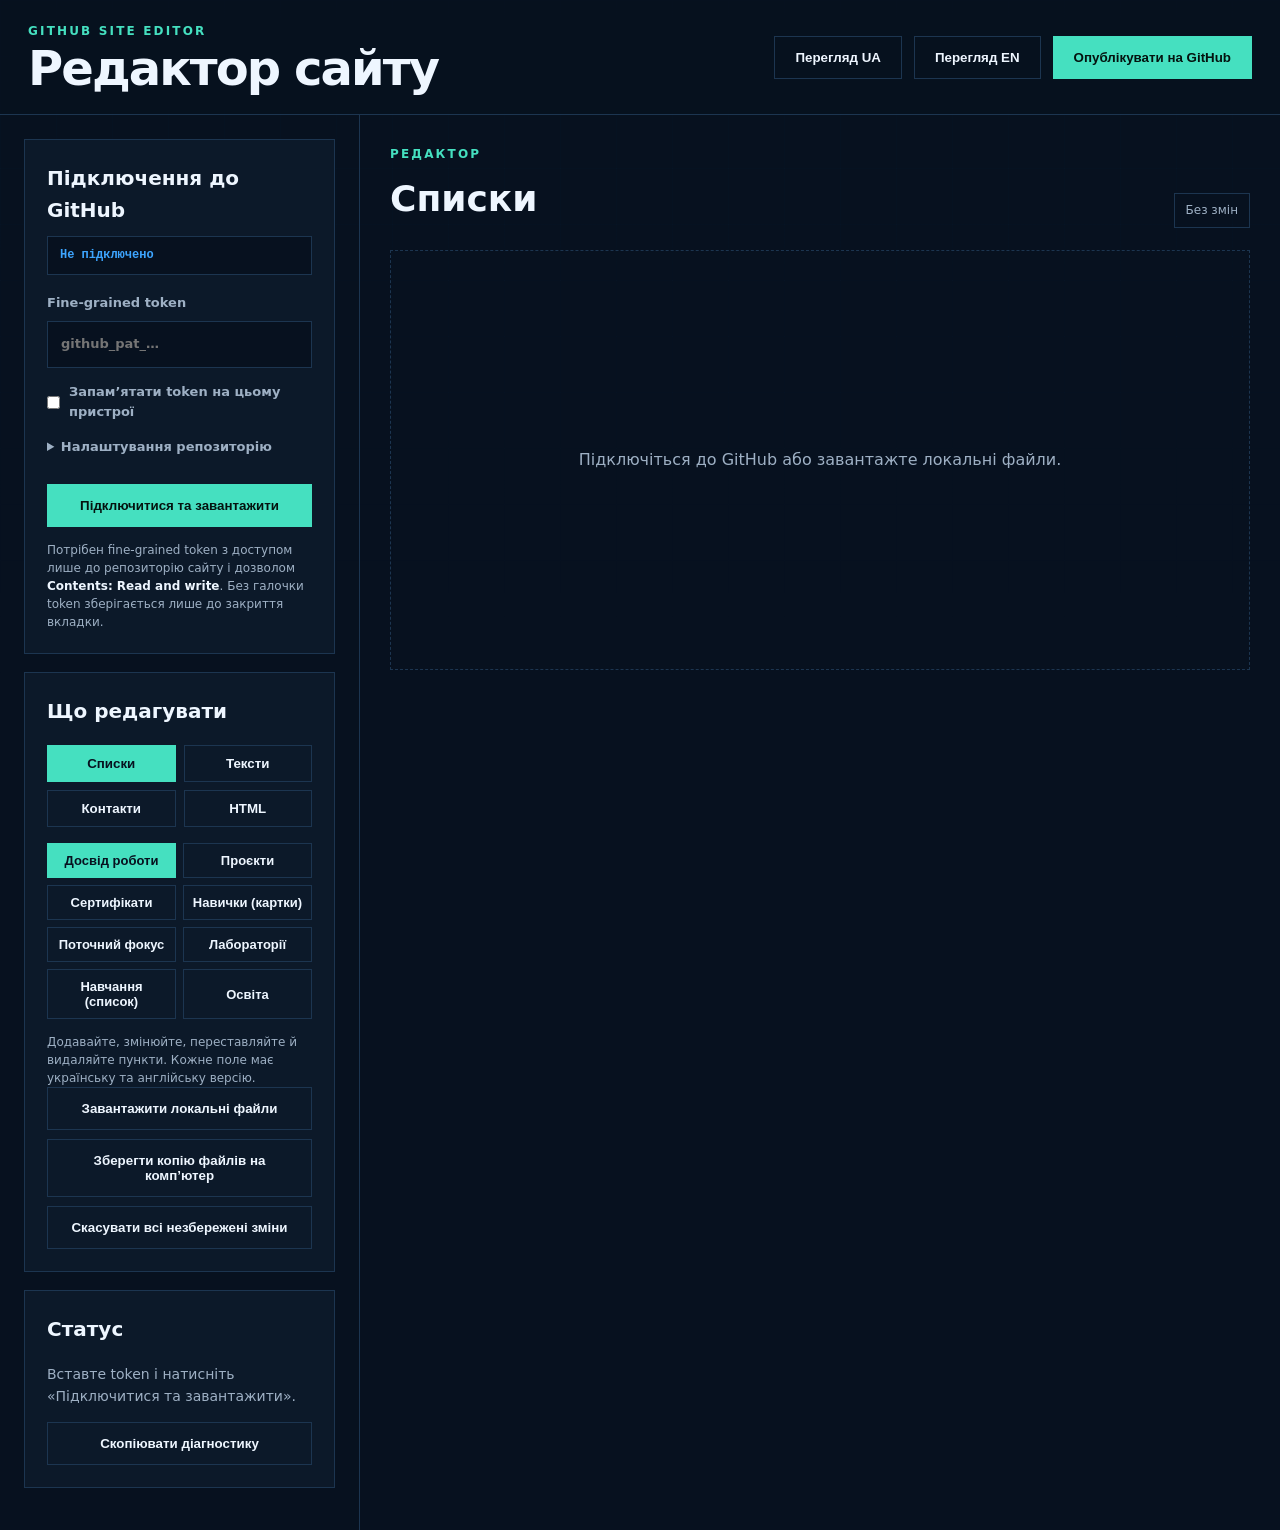
<file: editor.html>
<!doctype html>
<html lang="uk">
<head>
  <meta charset="utf-8">
  <meta name="viewport" content="width=device-width, initial-scale=1">
  <meta name="robots" content="noindex,nofollow">
  <meta name="theme-color" content="#07111f">
  <title>Редактор сайту</title>
  <link rel="stylesheet" href="styles.css">
  <link rel="stylesheet" href="editor.css?v=20261103">
</head>
<body class="editor-page">
  <div class="grid-bg" aria-hidden="true"></div>
  <header class="editor-header">
    <div>
      <p class="section-kicker">GitHub site editor</p>
      <h1>Редактор сайту</h1>
    </div>
    <div class="editor-header-actions">
      <button class="button button-ghost" id="previewUkButton" type="button" disabled>Перегляд UA</button>
      <button class="button button-ghost" id="previewEnButton" type="button" disabled>Перегляд EN</button>
      <button class="button" id="publishButton" type="button" disabled>Опублікувати на GitHub</button>
    </div>
  </header>

  <main class="editor-layout">
    <aside class="editor-sidebar">
      <section class="editor-panel">
        <h2>Підключення до GitHub</h2>
        <p class="connection-info" id="connectionInfo">Не підключено</p>
        <label>Fine-grained token
          <input id="token" type="password" autocomplete="off" placeholder="github_pat_…">
        </label>
        <label class="checkbox-label"><input id="rememberToken" type="checkbox"> Запам’ятати token на цьому пристрої</label>
        <details class="repo-settings">
          <summary>Налаштування репозиторію</summary>
          <div class="two-columns">
            <label>Власник
              <input id="owner" type="text" autocomplete="off" placeholder="jobsearchdev">
            </label>
            <label>Репозиторій
              <input id="repo" type="text" autocomplete="off" placeholder="index.html">
            </label>
          </div>
          <label>Гілка
            <input id="branch" type="text" value="main" autocomplete="off">
          </label>
          <label>Шлях до сайту в репозиторії
            <input id="basePath" type="text" autocomplete="off" placeholder="залиште порожнім для кореня">
          </label>
          <p class="editor-note">Для цього сайту: owner <strong>jobsearchdev</strong>, repository <strong>index.html</strong>, branch <strong>main</strong>, шлях — порожній.</p>
        </details>
        <button class="button button-wide" id="connectButton" type="button">Підключитися та завантажити</button>
        <p class="editor-note">Потрібен fine-grained token з доступом лише до репозиторію сайту і дозволом <strong>Contents: Read and write</strong>. Без галочки token зберігається лише до закриття вкладки.</p>
      </section>

      <section class="editor-panel">
        <h2>Що редагувати</h2>
        <div class="editor-mode-switch" role="tablist" aria-label="Режим редактора">
          <button class="button button-ghost is-active" data-mode="lists" type="button" role="tab">Списки</button>
          <button class="button button-ghost" data-mode="text" type="button" role="tab">Тексти</button>
          <button class="button button-ghost" data-mode="contacts" type="button" role="tab">Контакти</button>
          <button class="button button-ghost" data-mode="blocks" type="button" role="tab">HTML</button>
        </div>
        <div id="listControls">
          <div class="list-picker" id="listPicker"></div>
          <p class="editor-note">Додавайте, змінюйте, переставляйте й видаляйте пункти. Кожне поле має українську та англійську версію.</p>
        </div>
        <div id="textControls" hidden>
          <label>Пошук поля
            <input id="searchFields" type="search" placeholder="Наприклад: досвід, email, Python">
          </label>
          <p class="editor-note">Заголовки, абзаци й кнопки сторінки. Ліворуч — українська, праворуч — англійська.</p>
        </div>
        <div id="contactsControls" hidden>
          <p class="editor-note">Email, LinkedIn і GitHub оновлюються одразу в усіх місцях сторінки.</p>
        </div>
        <div id="blocksControls" hidden>
          <p class="editor-note">Для досвідчених: сирий HTML секцій. Некоректний HTML може зламати сторінку. Новий текст тут не перекладається автоматично.</p>
          <button class="button button-ghost button-wide" id="addBlockButton" type="button">Додати новий блок</button>
        </div>
        <div class="editor-actions-stack">
          <button class="button button-ghost button-wide" id="loadLocalButton" type="button">Завантажити локальні файли</button>
          <button class="button button-ghost button-wide" id="downloadButton" type="button">Зберегти копію файлів на комп’ютер</button>
          <button class="button button-ghost button-wide" id="resetButton" type="button">Скасувати всі незбережені зміни</button>
        </div>
      </section>

      <section class="editor-panel editor-status-panel" aria-live="polite">
        <h2>Статус</h2>
        <p id="statusText">Вставте token і натисніть «Підключитися та завантажити».</p>
        <button class="button button-ghost button-wide diagnostics-button" id="copyDiagnosticsButton" type="button" disabled>Скопіювати діагностику</button>
      </section>
    </aside>

    <section class="editor-workspace">
      <div class="workspace-toolbar">
        <div>
          <p class="section-kicker" id="workspaceKicker">Редактор</p>
          <h2 id="workspaceTitle">Списки</h2>
        </div>
        <span id="dirtyIndicator" class="dirty-indicator">Без змін</span>
      </div>
      <div id="fieldsContainer" class="fields-container">
        <div class="empty-editor-state">
          <p>Підключіться до GitHub або завантажте локальні файли.</p>
        </div>
      </div>
    </section>
  </main>

  <script src="site-lists.js?v=20261103"></script>
  <script src="editor.js?v=20261103"></script>
</body>
</html>
</file>
<file: styles.css>
:root{--bg:#07111f;--panel:#0c1929;--panel2:#102238;--text:#eef6ff;--muted:#9eb0c4;--line:#1c3550;--accent:#45e0c0;--accent2:#3da5ff;--max:1180px}*{box-sizing:border-box}html{scroll-behavior:smooth}body{margin:0;background:var(--bg);color:var(--text);font-family:Inter,ui-sans-serif,system-ui,-apple-system,BlinkMacSystemFont,"Segoe UI",sans-serif;line-height:1.6}.grid-bg{position:fixed;inset:0;pointer-events:none;opacity:.22;background-image:linear-gradient(rgba(61,165,255,.08) 1px,transparent 1px),linear-gradient(90deg,rgba(61,165,255,.08) 1px,transparent 1px);background-size:56px 56px;mask-image:linear-gradient(to bottom,#000,transparent 85%)}a{color:inherit}.site-header{position:sticky;top:0;z-index:20;display:flex;align-items:center;gap:28px;max-width:var(--max);margin:auto;padding:18px 24px;background:rgba(7,17,31,.84);backdrop-filter:blur(18px);border-bottom:1px solid rgba(255,255,255,.07)}.brand{display:flex;align-items:center;gap:12px;text-decoration:none;white-space:nowrap}.brand span{display:grid;place-items:center;width:38px;height:38px;border:1px solid var(--accent);color:var(--accent);font-size:12px;font-weight:800;letter-spacing:.08em}.nav{display:flex;gap:24px;margin-left:auto}.nav a{text-decoration:none;color:var(--muted);font-size:14px}.nav a:hover{color:var(--text)}.button{display:inline-flex;align-items:center;justify-content:center;padding:13px 20px;background:var(--accent);color:#04130f;text-decoration:none;font-weight:800;border:1px solid var(--accent);transition:.25s}.button:hover{transform:translateY(-2px);box-shadow:0 10px 30px rgba(69,224,192,.18)}.button-small{padding:9px 15px;font-size:14px}.button-ghost{background:transparent;color:var(--text);border-color:var(--line)}.section-shell{position:relative;max-width:var(--max);margin:auto;padding-left:24px;padding-right:24px}.hero{min-height:760px;display:grid;grid-template-columns:1.4fr .8fr;gap:48px;align-items:center;padding-top:100px;padding-bottom:90px}.eyebrow,.section-kicker{text-transform:uppercase;letter-spacing:.18em;font-size:12px;font-weight:800;color:var(--accent)}h1{font-size:clamp(48px,7vw,88px);line-height:.98;letter-spacing:-.055em;margin:20px 0 28px;max-width:850px}h1 span{color:transparent;-webkit-text-stroke:1px var(--muted)}.lead{max-width:690px;font-size:20px;color:var(--muted)}.hero-actions{display:flex;gap:12px;margin:34px 0 50px}.quick-facts{display:flex;gap:40px;border-top:1px solid var(--line);padding-top:24px}.quick-facts div{display:flex;flex-direction:column}.quick-facts strong{font-size:20px}.quick-facts span{font-size:13px;color:var(--muted)}.hero-panel{position:relative;overflow:hidden;background:linear-gradient(155deg,var(--panel2),#091522);border:1px solid var(--line);padding:34px;min-height:470px}.status{font-size:13px;color:var(--muted);margin:0 0 60px}.status span{display:inline-block;width:8px;height:8px;background:var(--accent);border-radius:50%;box-shadow:0 0 16px var(--accent);margin-right:8px}.hero-panel h2{font-size:28px}.focus-list{list-style:none;padding:0;margin:25px 0 0}.focus-list li{padding:10px 0;border-bottom:1px solid rgba(255,255,255,.07);color:#d9e6f2}.radar{position:absolute;width:250px;height:250px;border:1px solid rgba(69,224,192,.16);border-radius:50%;top:-105px;right:-80px}.radar span{position:absolute;inset:20%;border:1px solid rgba(69,224,192,.16);border-radius:50%}.radar span:nth-child(2){inset:38%}.radar span:nth-child(3){inset:49%;background:var(--accent);box-shadow:0 0 18px var(--accent)}.radar i{position:absolute;left:50%;top:50%;width:50%;height:1px;background:linear-gradient(90deg,var(--accent),transparent);transform-origin:left;animation:scan 5s linear infinite}@keyframes scan{to{transform:rotate(360deg)}}.section{padding-top:110px;padding-bottom:110px;border-top:1px solid rgba(255,255,255,.06)}.split{display:grid;grid-template-columns:.8fr 1.2fr;gap:80px}.section h2{font-size:clamp(36px,4vw,58px);line-height:1.05;letter-spacing:-.04em;margin:15px 0}.prose{font-size:19px;color:var(--muted);max-width:720px}.section-heading{display:flex;justify-content:space-between;align-items:end;gap:40px;margin-bottom:48px}.section-heading>p{max-width:420px;color:var(--muted)}.cards{display:grid;grid-template-columns:repeat(3,1fr);gap:1px;background:var(--line);border:1px solid var(--line)}.skill-card{background:var(--panel);padding:30px;min-height:260px;transition:.25s}.skill-card:hover{background:var(--panel2);transform:translateY(-4px)}.skill-card>span{color:var(--accent);font-family:monospace}.skill-card h3{font-size:21px;margin:50px 0 12px}.skill-card p{color:var(--muted);margin:0}.timeline{border-top:1px solid var(--line)}.timeline article{display:grid;grid-template-columns:210px 1fr;gap:40px;padding:30px 0;border-bottom:1px solid var(--line)}.time{font-family:monospace;color:var(--accent);font-size:13px;padding-top:6px}.timeline h3{font-size:23px;margin:0 0 10px}.timeline h3 span{color:var(--muted);font-weight:500}.timeline p{color:var(--muted);margin:0;max-width:760px}.lab-grid{display:grid;grid-template-columns:repeat(4,1fr);gap:16px}.lab-grid article{background:var(--panel);border:1px solid var(--line);padding:28px;min-height:270px}.lab-icon{font-family:monospace;color:var(--accent2);font-weight:800;border:1px solid var(--line);width:56px;height:56px;display:grid;place-items:center}.lab-grid h3{margin:54px 0 10px}.lab-grid p,.info-grid p{color:var(--muted)}.info-grid{display:grid;grid-template-columns:1fr 1fr;gap:80px}.info-grid article{border-top:1px solid var(--line);padding-top:28px}.info-grid ul{padding-left:18px;color:var(--muted)}.contact{text-align:center;padding-top:140px;padding-bottom:150px}.contact h2{font-size:clamp(42px,6vw,76px);letter-spacing:-.05em;line-height:1;margin:20px auto;max-width:900px}.contact>p:not(.section-kicker){color:var(--muted)}.contact-mail{display:inline-block;margin-top:30px;font-size:clamp(18px,3vw,32px);color:var(--accent);text-underline-offset:8px}footer{max-width:var(--max);margin:auto;padding:28px 24px;border-top:1px solid var(--line);display:flex;justify-content:space-between;color:var(--muted);font-size:13px}.reveal{animation:rise .8s ease both}.hero-panel{animation-delay:.15s}@keyframes rise{from{opacity:0;transform:translateY(20px)}to{opacity:1;transform:none}}@media(max-width:900px){.nav{display:none}.site-header{justify-content:space-between}.hero{grid-template-columns:1fr;padding-top:70px}.hero-panel{min-height:auto}.split,.info-grid{grid-template-columns:1fr;gap:30px}.cards{grid-template-columns:repeat(2,1fr)}.lab-grid{grid-template-columns:repeat(2,1fr)}}@media(max-width:620px){.site-header{padding:14px 18px}.brand strong{display:none}.hero{padding-top:55px;min-height:auto}.hero-actions{flex-direction:column}.quick-facts{display:grid;grid-template-columns:1fr 1fr;gap:18px}.section{padding-top:75px;padding-bottom:75px}.section-heading{display:block}.cards,.lab-grid{grid-template-columns:1fr}.timeline article{grid-template-columns:1fr;gap:10px}.skill-card{min-height:220px}.contact{padding-top:90px;padding-bottom:100px}.contact-mail{font-size:16px}.section-shell{padding-left:18px;padding-right:18px}}
.language-switch{display:flex;align-items:center;gap:6px;white-space:nowrap;font-size:12px;font-weight:800}.language-switch button{padding:0;border:0;background:transparent;color:var(--muted);font:inherit;cursor:pointer}.language-switch button:hover,.language-switch button.active{color:var(--accent)}.language-switch span{color:var(--line)}
@media(max-width:620px){.language-switch{margin-left:auto}.site-header>.button-small{display:none}}
.project-grid{display:grid;grid-template-columns:repeat(2,1fr);gap:16px}.project-card{display:flex;flex-direction:column;background:var(--panel);border:1px solid var(--line);padding:30px;transition:.25s}.project-card:hover{background:var(--panel2);transform:translateY(-4px)}.project-tag{font-family:monospace;font-size:12px;color:var(--accent2);margin:0}.project-card h3,.cert-body h3{font-size:23px;margin:18px 0 12px}.project-desc,.cert-desc{color:var(--muted);margin:0 0 24px}.project-link{margin-top:auto;color:var(--accent);font-weight:800;text-decoration:none}.project-link:hover{text-decoration:underline}.cert-feature{display:grid;grid-template-columns:260px 1fr;gap:40px;align-items:center;background:var(--panel);border:1px solid var(--line);padding:30px}.cert-image img{display:block;width:100%;height:auto;border:1px solid var(--line);transition:.25s}.cert-image:hover img{transform:translateY(-4px)}.cert-links{display:flex;flex-wrap:wrap;gap:12px}.cert-list{list-style:none;padding:0;margin:16px 0 0;display:flex;flex-wrap:wrap;gap:10px}.cert-list li{border:1px solid var(--line);padding:8px 14px;color:var(--muted);font-size:14px}.contact-links{display:flex;justify-content:center;gap:24px;margin-top:24px}.contact-links a{color:var(--muted);text-decoration:none;font-weight:700}.contact-links a:hover{color:var(--accent)}
@media(max-width:1100px){.nav{gap:16px}}@media(max-width:900px){.project-grid{grid-template-columns:1fr}.cert-feature{grid-template-columns:1fr}.cert-image{max-width:260px}}
.cert-grid{display:grid;grid-template-columns:repeat(4,1fr);gap:16px;margin-top:16px}.cert-card{display:flex;flex-direction:column;background:var(--panel);border:1px solid var(--line);padding:16px;transition:.25s}.cert-card:hover{background:var(--panel2);transform:translateY(-4px)}.cert-thumb{display:grid;place-items:center;height:190px;background:#fff;overflow:hidden;margin-bottom:14px}.cert-thumb img{display:block;max-width:100%;max-height:190px;width:auto;height:auto}.cert-thumb-text{background:linear-gradient(155deg,var(--panel2),#091522);border:1px solid var(--line)}.cert-thumb-text span{font-family:monospace;font-weight:800;color:var(--accent);font-size:22px}.cert-card h4{font-size:16px;line-height:1.3;margin:0 0 6px}.cert-meta{font-family:monospace;font-size:12px;color:var(--muted);margin:0}.cert-note{font-size:13px;color:var(--muted);margin:8px 0 0}.cert-verify{margin-top:auto;padding-top:10px;color:var(--accent);font-weight:800;font-size:14px;text-decoration:none}.cert-verify:hover{text-decoration:underline}
@media(max-width:900px){.cert-grid{grid-template-columns:repeat(2,1fr)}}@media(max-width:520px){.cert-grid{grid-template-columns:1fr}}
.status .status-text{font-style:normal}.timeline h3 .role{color:inherit;font-weight:inherit}

.updated{margin:22px 0 0;font:12px/1.4 ui-monospace,SFMono-Regular,Menlo,monospace;color:var(--muted)}.updated time{color:var(--accent)}

.doc-links{display:block;margin-top:10px;font-size:14px}.doc-links a,.reco-card a{color:var(--accent);text-decoration:none;font-weight:700}.doc-links a:hover,.reco-card a:hover{text-decoration:underline}
.reco-card{margin:0;background:var(--panel);border:1px solid var(--line);border-left:3px solid var(--accent);padding:34px 38px}.reco-card blockquote{margin:0 0 22px;font-size:19px;line-height:1.65;color:var(--text)}.reco-card blockquote small{display:block;margin-top:10px;font-size:12px;color:var(--muted)}.reco-card figcaption{display:flex;flex-wrap:wrap;align-items:baseline;gap:6px 14px;color:var(--muted);font-size:14px}.reco-card figcaption strong{color:var(--text);font-size:16px}
@media(max-width:620px){.reco-card{padding:24px 20px}.reco-card blockquote{font-size:17px}}

.cert-grid.is-collapsed .cert-card:nth-child(n+9){display:none}.cert-more{margin-top:18px}
</file>
<file: editor.css>
.editor-page{min-height:100vh}.editor-header{position:sticky;top:0;z-index:30;display:flex;align-items:center;justify-content:space-between;gap:24px;padding:22px 28px;background:rgba(7,17,31,.94);backdrop-filter:blur(18px);border-bottom:1px solid var(--line)}.editor-header h1{font-size:clamp(28px,4vw,48px);margin:4px 0 0;letter-spacing:-.04em}.editor-header .section-kicker{margin:0}.editor-header-actions{display:flex;gap:12px}.editor-layout{position:relative;display:grid;grid-template-columns:360px minmax(0,1fr);max-width:1600px;margin:auto}.editor-sidebar{padding:24px;border-right:1px solid var(--line)}.editor-panel{background:var(--panel);border:1px solid var(--line);padding:22px;margin-bottom:18px}.editor-panel h2{font-size:20px;margin:0 0 18px}.editor-panel label{display:block;color:var(--muted);font-size:13px;font-weight:700;margin-bottom:14px}.editor-panel input,.editor-panel select,.field-card input,.field-card textarea{width:100%;margin-top:7px;padding:12px 13px;border:1px solid var(--line);background:#07111f;color:var(--text);font:inherit;outline:none}.editor-panel input:focus,.editor-panel select:focus,.field-card input:focus,.field-card textarea:focus{border-color:var(--accent);box-shadow:0 0 0 3px rgba(69,224,192,.08)}.two-columns{display:grid;grid-template-columns:1fr 1fr;gap:10px}.button-wide{width:100%}.editor-note{font-size:12px;line-height:1.5;color:var(--muted);margin:14px 0 0}.editor-actions-stack{display:grid;gap:9px}.editor-status-panel p{margin:0;color:var(--muted);font-size:14px}.editor-status-panel.is-error{border-color:#ff7188}.editor-status-panel.is-success{border-color:var(--accent)}.editor-workspace{padding:30px;min-width:0}.workspace-toolbar{display:flex;align-items:flex-end;justify-content:space-between;gap:20px;margin-bottom:22px}.workspace-toolbar h2{font-size:36px;margin:6px 0 0}.workspace-toolbar .section-kicker{margin:0}.dirty-indicator{padding:7px 11px;border:1px solid var(--line);font-size:12px;color:var(--muted)}.dirty-indicator.is-dirty{color:#07111f;background:var(--accent);border-color:var(--accent);font-weight:800}.fields-container{display:grid;gap:14px}.field-card{background:var(--panel);border:1px solid var(--line);padding:18px}.field-card[hidden]{display:none}.field-card-header{display:flex;align-items:flex-start;justify-content:space-between;gap:12px;margin-bottom:9px}.field-card h3{margin:0;font-family:ui-monospace,SFMono-Regular,Menlo,monospace;font-size:13px;color:var(--accent2);overflow-wrap:anywhere}.field-card small{color:var(--muted)}.field-card textarea{min-height:100px;resize:vertical;line-height:1.55}.field-card textarea.is-long{min-height:150px}.field-card code{font-size:11px;color:var(--muted)}.empty-editor-state{display:grid;place-items:center;min-height:420px;border:1px dashed var(--line);color:var(--muted);text-align:center;padding:30px}.field-group-title{margin:20px 0 4px;padding:8px 0;border-bottom:1px solid var(--line);font-size:16px;color:var(--text)}@media(max-width:1000px){.editor-layout{grid-template-columns:1fr}.editor-sidebar{border-right:0;border-bottom:1px solid var(--line)}.editor-header{position:relative}}@media(max-width:620px){.editor-header{align-items:flex-start;flex-direction:column;padding:18px}.editor-header-actions{width:100%;display:grid;grid-template-columns:1fr}.editor-layout{display:block}.editor-sidebar,.editor-workspace{padding:18px}.two-columns{grid-template-columns:1fr}.workspace-toolbar{align-items:flex-start;flex-direction:column}.workspace-toolbar h2{font-size:30px}}
.connection-info{margin:-8px 0 18px;padding:10px 12px;border:1px solid var(--line);background:#07111f;color:var(--accent2);font:700 12px/1.4 ui-monospace,SFMono-Regular,Menlo,monospace;overflow-wrap:anywhere}.diagnostics-button{margin-top:14px}.editor-note strong{color:var(--text)}
.editor-mode-switch{display:grid;grid-template-columns:1fr 1fr;gap:8px;margin-bottom:16px}.editor-mode-switch .button{padding:10px 8px}.editor-mode-switch .is-active{background:var(--accent);border-color:var(--accent);color:#07111f}.block-card{background:var(--panel);border:1px solid var(--line);padding:18px}.block-card-header{display:flex;align-items:center;justify-content:space-between;gap:12px;margin-bottom:12px}.block-card-title{margin:0;font-size:15px;color:var(--accent2);overflow-wrap:anywhere}.block-card-actions{display:flex;flex-wrap:wrap;gap:7px}.block-card-actions .button{padding:7px 10px;font-size:12px}.block-card textarea{width:100%;min-height:220px;padding:13px;border:1px solid var(--line);background:#07111f;color:var(--text);font:13px/1.55 ui-monospace,SFMono-Regular,Menlo,monospace;resize:vertical;outline:none}.block-card textarea:focus{border-color:var(--accent);box-shadow:0 0 0 3px rgba(69,224,192,.08)}.block-card.is-invalid{border-color:#ff7188}.block-error{margin:8px 0 0;color:#ff9aab;font-size:12px}.block-type{font:700 11px/1.4 ui-monospace,SFMono-Regular,Menlo,monospace;color:var(--muted)}
.checkbox-label{display:flex!important;align-items:center;gap:9px;cursor:pointer}.checkbox-label input{width:auto!important;margin:0!important}.repo-settings{margin:0 0 14px;color:var(--muted);font-size:13px}.repo-settings summary{cursor:pointer;font-weight:700;margin-bottom:12px}
.list-picker{display:grid;grid-template-columns:1fr 1fr;gap:7px}.list-picker .button{padding:9px 8px;font-size:13px}.list-picker .is-active{background:var(--accent);border-color:var(--accent);color:#07111f}
.list-toolbar{display:flex;flex-wrap:wrap;align-items:center;gap:10px}.list-count{color:var(--muted);font-size:13px;margin-right:auto}.list-toolbar .button{padding:10px 16px;font-size:14px}
.item-card{background:var(--panel);border:1px solid var(--line);padding:18px}.item-card-header{display:flex;align-items:center;gap:12px;margin-bottom:12px}.item-number{font-family:monospace;color:var(--accent)}.item-title{flex:1;margin:0;font-size:17px;overflow-wrap:anywhere}
.item-field{margin-top:12px}.item-field-label{font-size:12px;font-weight:700;color:var(--muted);margin-bottom:6px}.item-field>input{width:100%;padding:10px 12px;border:1px solid var(--line);background:#07111f;color:var(--text);font:inherit;outline:none}
.bilingual-row{display:grid;grid-template-columns:1fr 1fr;gap:10px}.lang-field{position:relative;display:block}.lang-badge{position:absolute;top:8px;right:9px;font:800 10px/1 monospace;color:var(--accent2);pointer-events:none}.lang-field input,.lang-field textarea{width:100%;margin:0;padding:10px 38px 10px 12px;border:1px solid var(--line);background:#07111f;color:var(--text);font:inherit;outline:none;resize:vertical}.lang-field textarea{min-height:70px;line-height:1.5}
.lang-field input:focus,.lang-field textarea:focus,.item-field>input:focus{border-color:var(--accent);box-shadow:0 0 0 3px rgba(69,224,192,.08)}.lang-field .is-empty{border-color:#8a5a2b}
.image-field{display:flex;gap:16px;align-items:center}.image-preview{width:150px;height:110px;object-fit:contain;background:#fff;border:1px solid var(--line)}.image-empty{display:grid;place-items:center;background:#07111f;color:var(--muted);font-size:12px}.image-actions{display:grid;gap:8px}.file-button{cursor:pointer;padding:9px 14px;font-size:13px}.file-button input{display:none}
.button-danger:hover{border-color:#ff7188;color:#ff9aab}.field-card .bilingual-row textarea{min-height:60px}
@media(max-width:760px){.bilingual-row{grid-template-columns:1fr}.image-field{flex-direction:column;align-items:flex-start}}
.field-group{display:grid;gap:14px}.field-group[hidden]{display:none}
</file>
